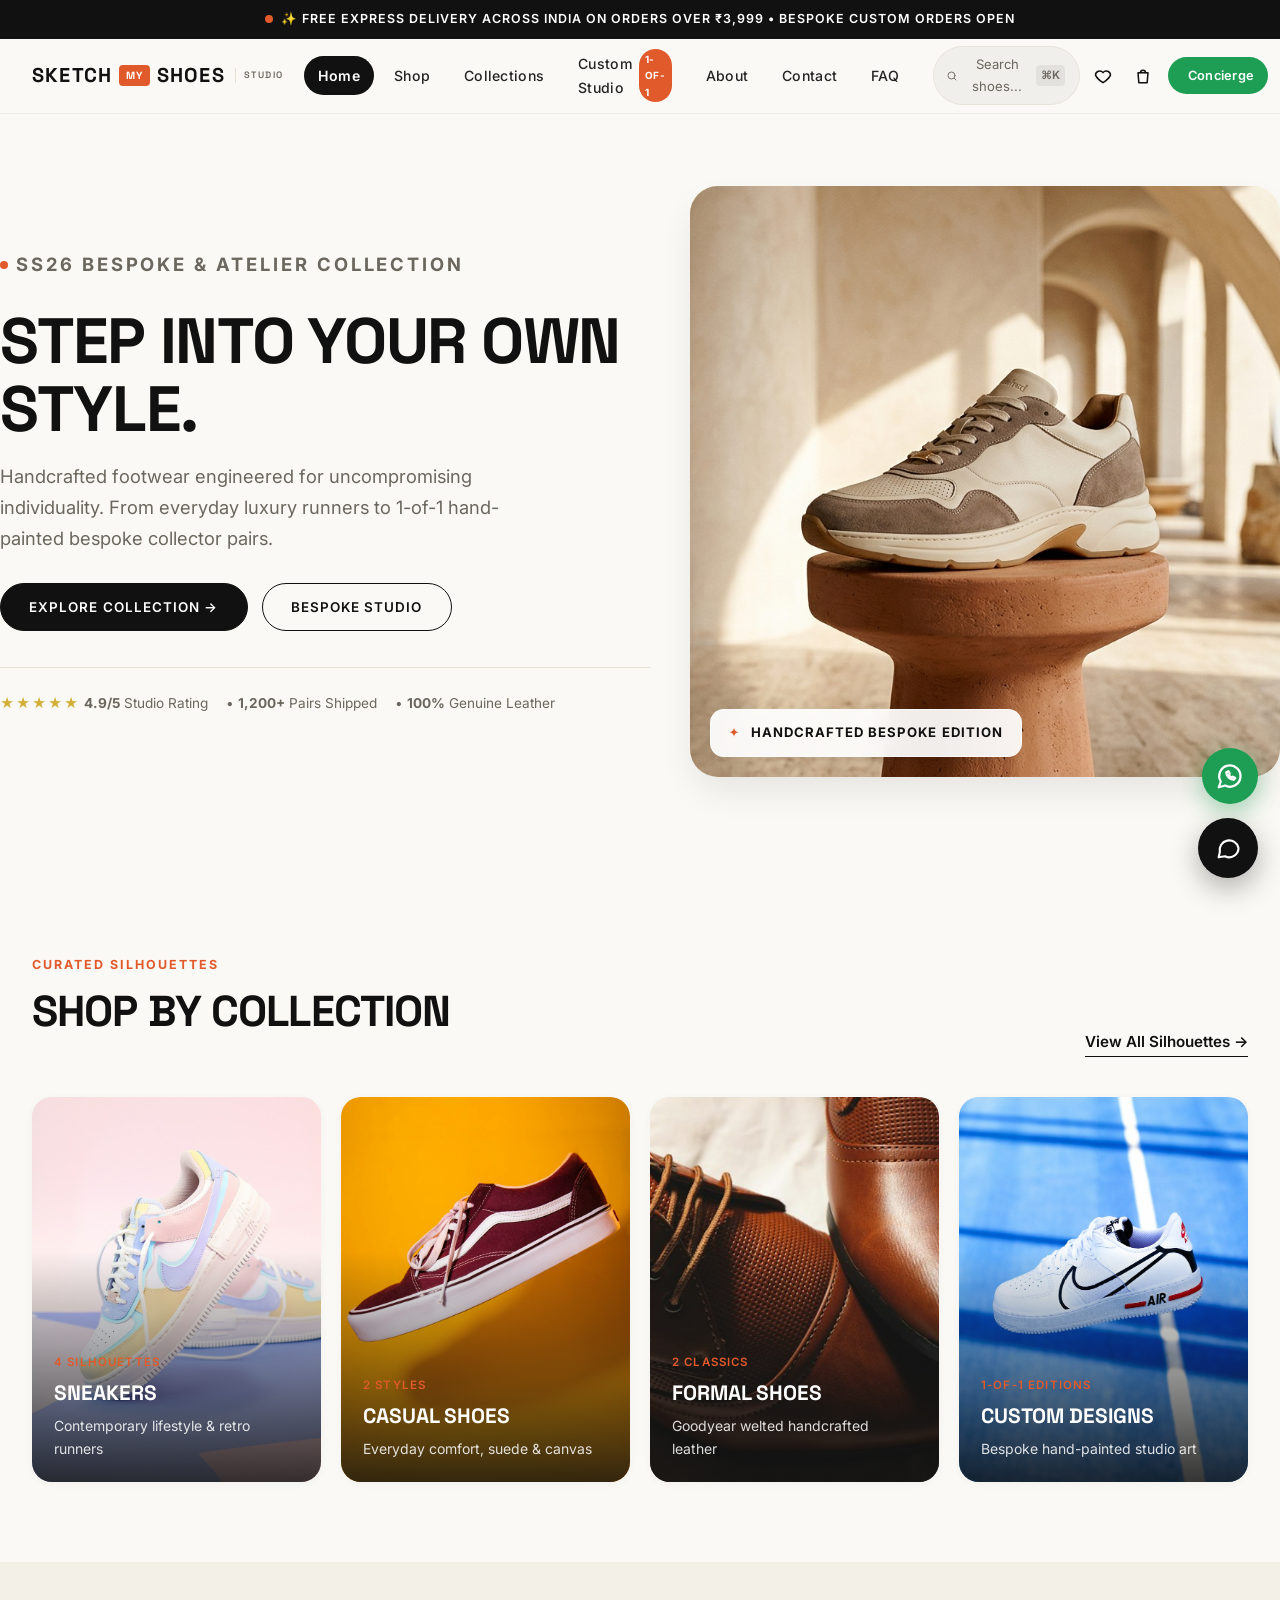
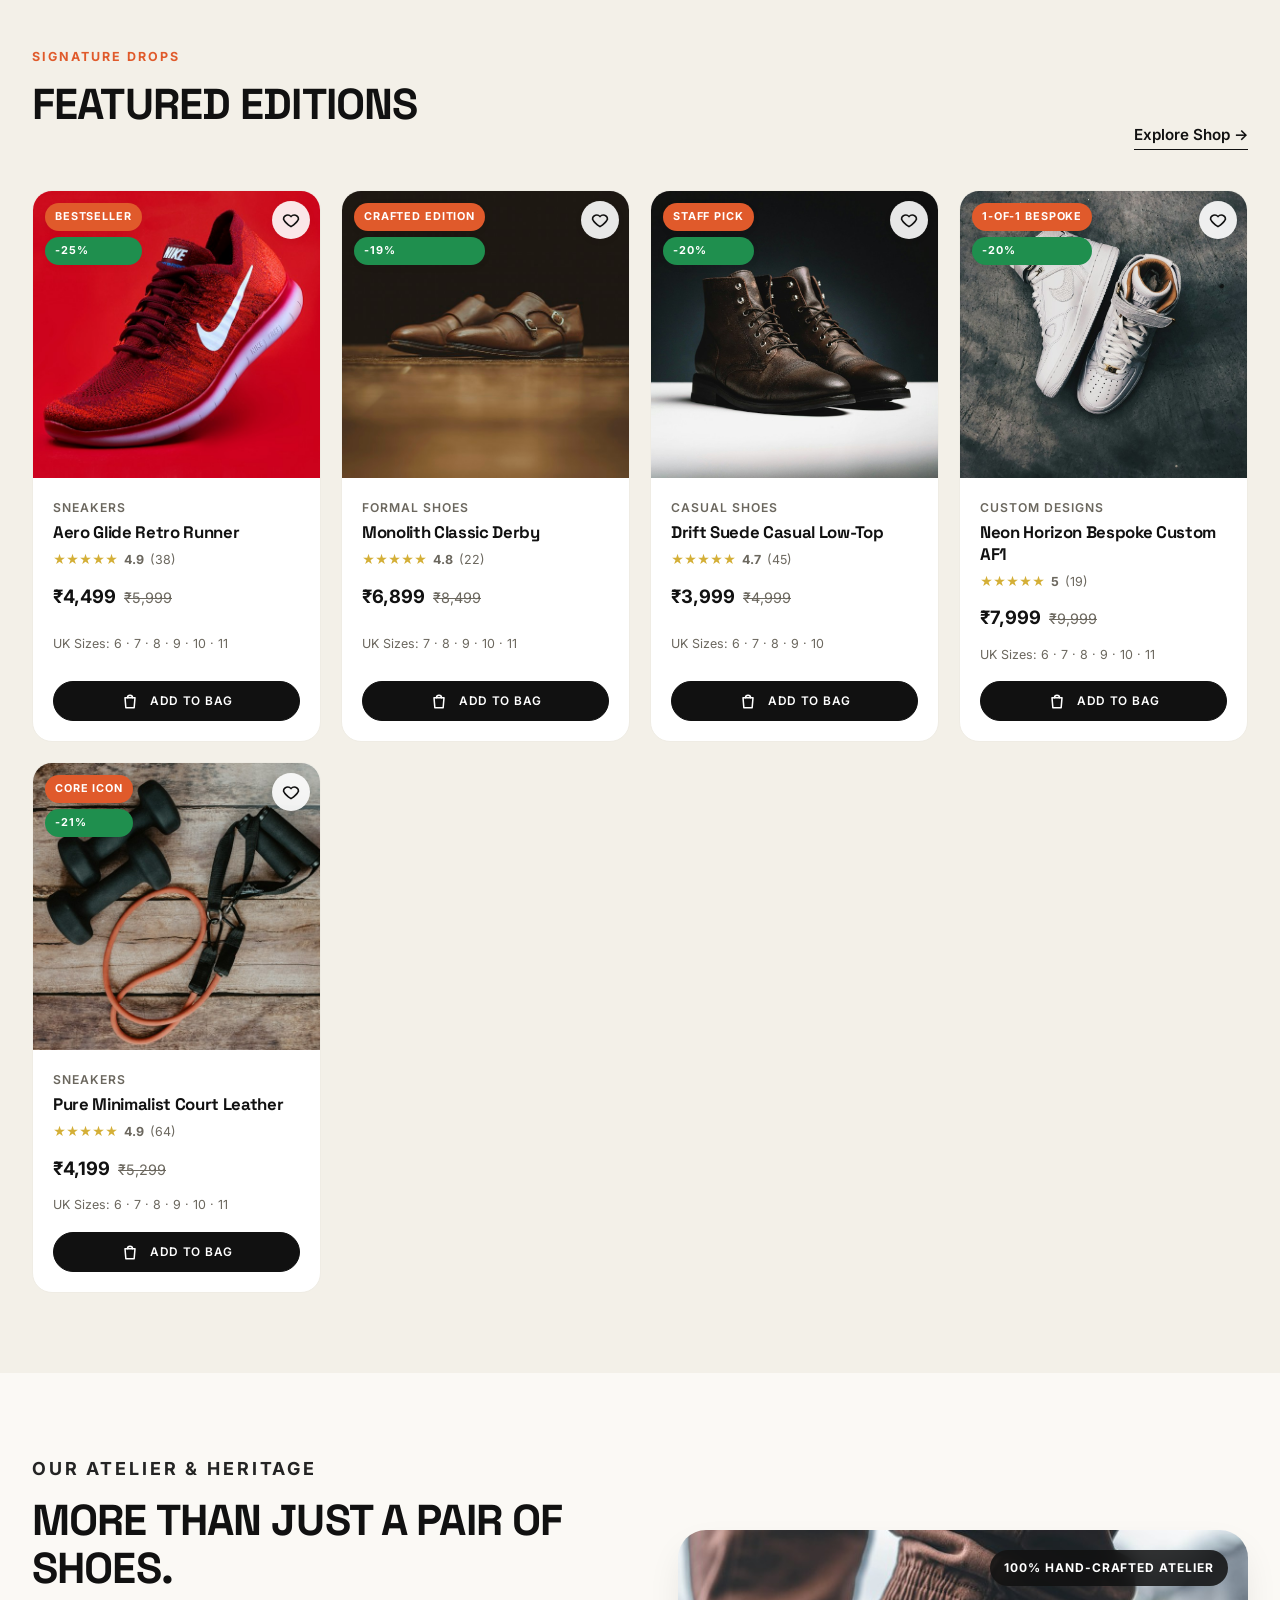
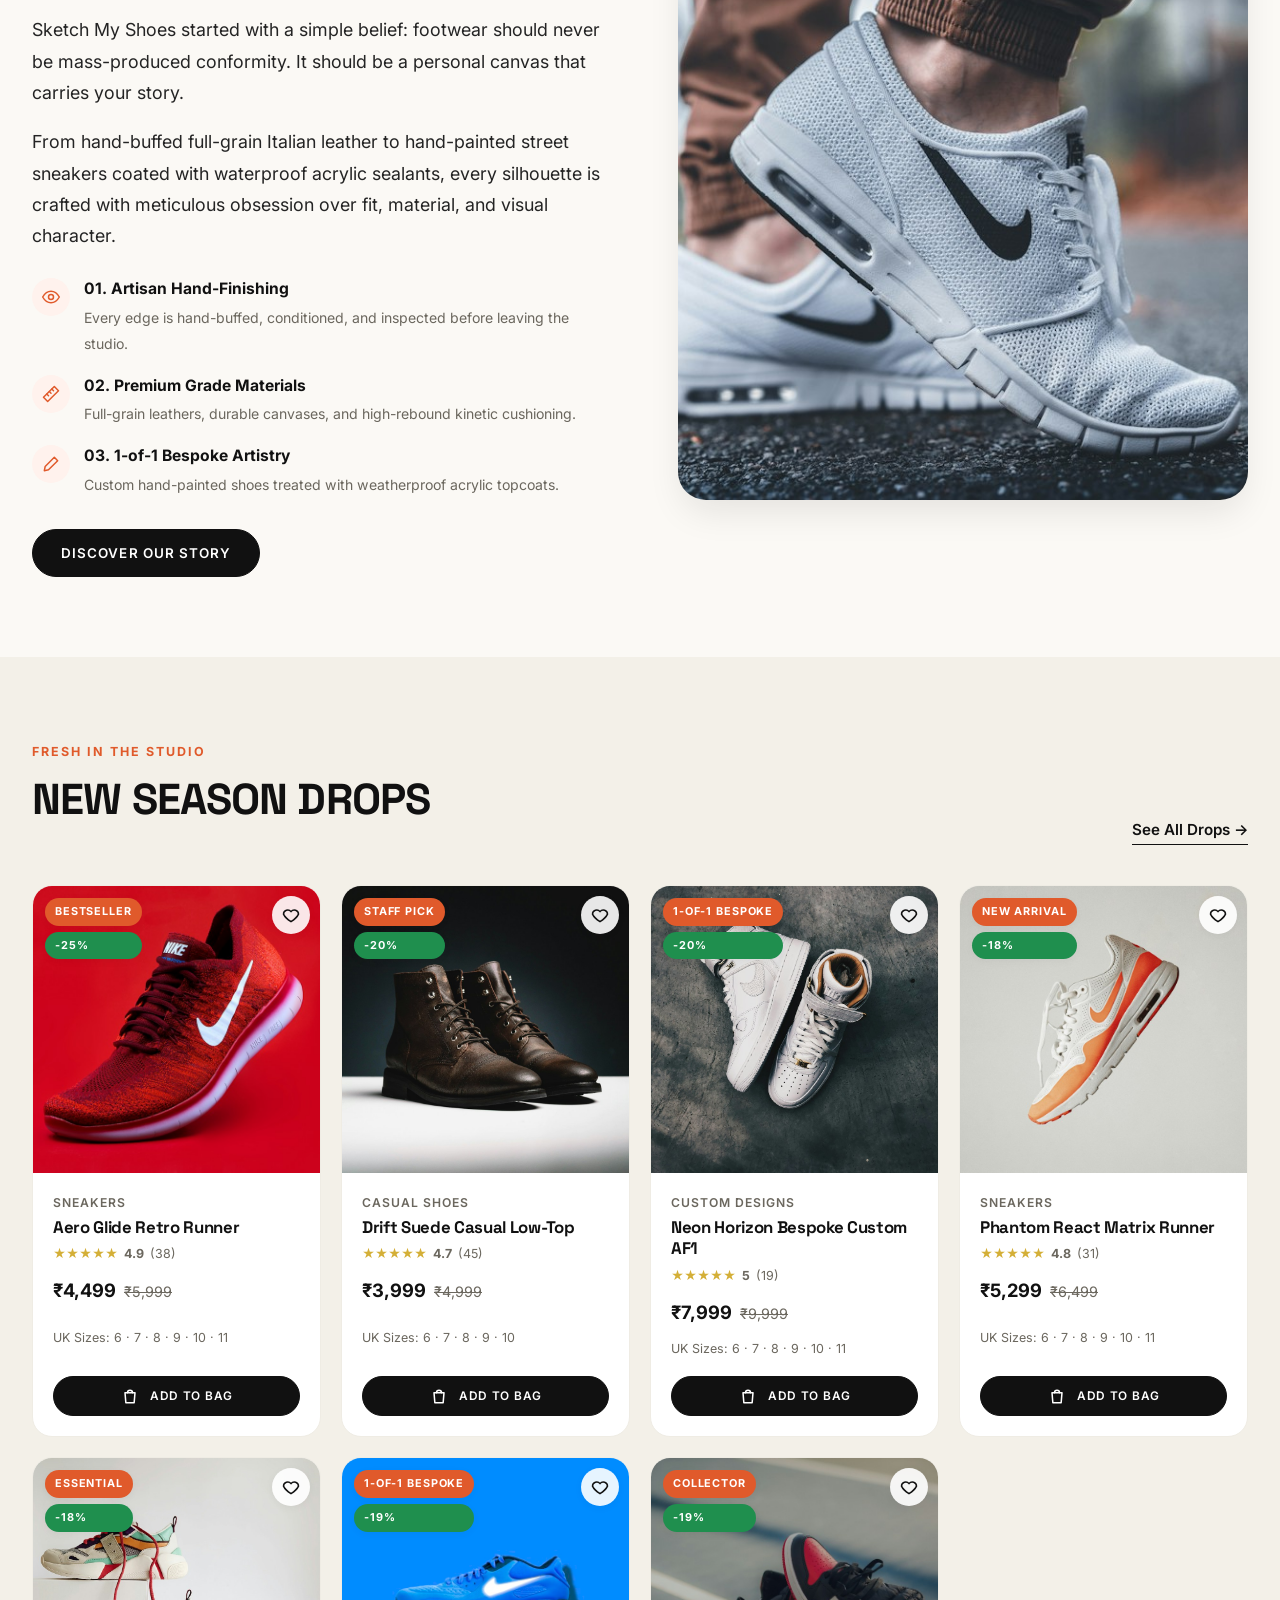
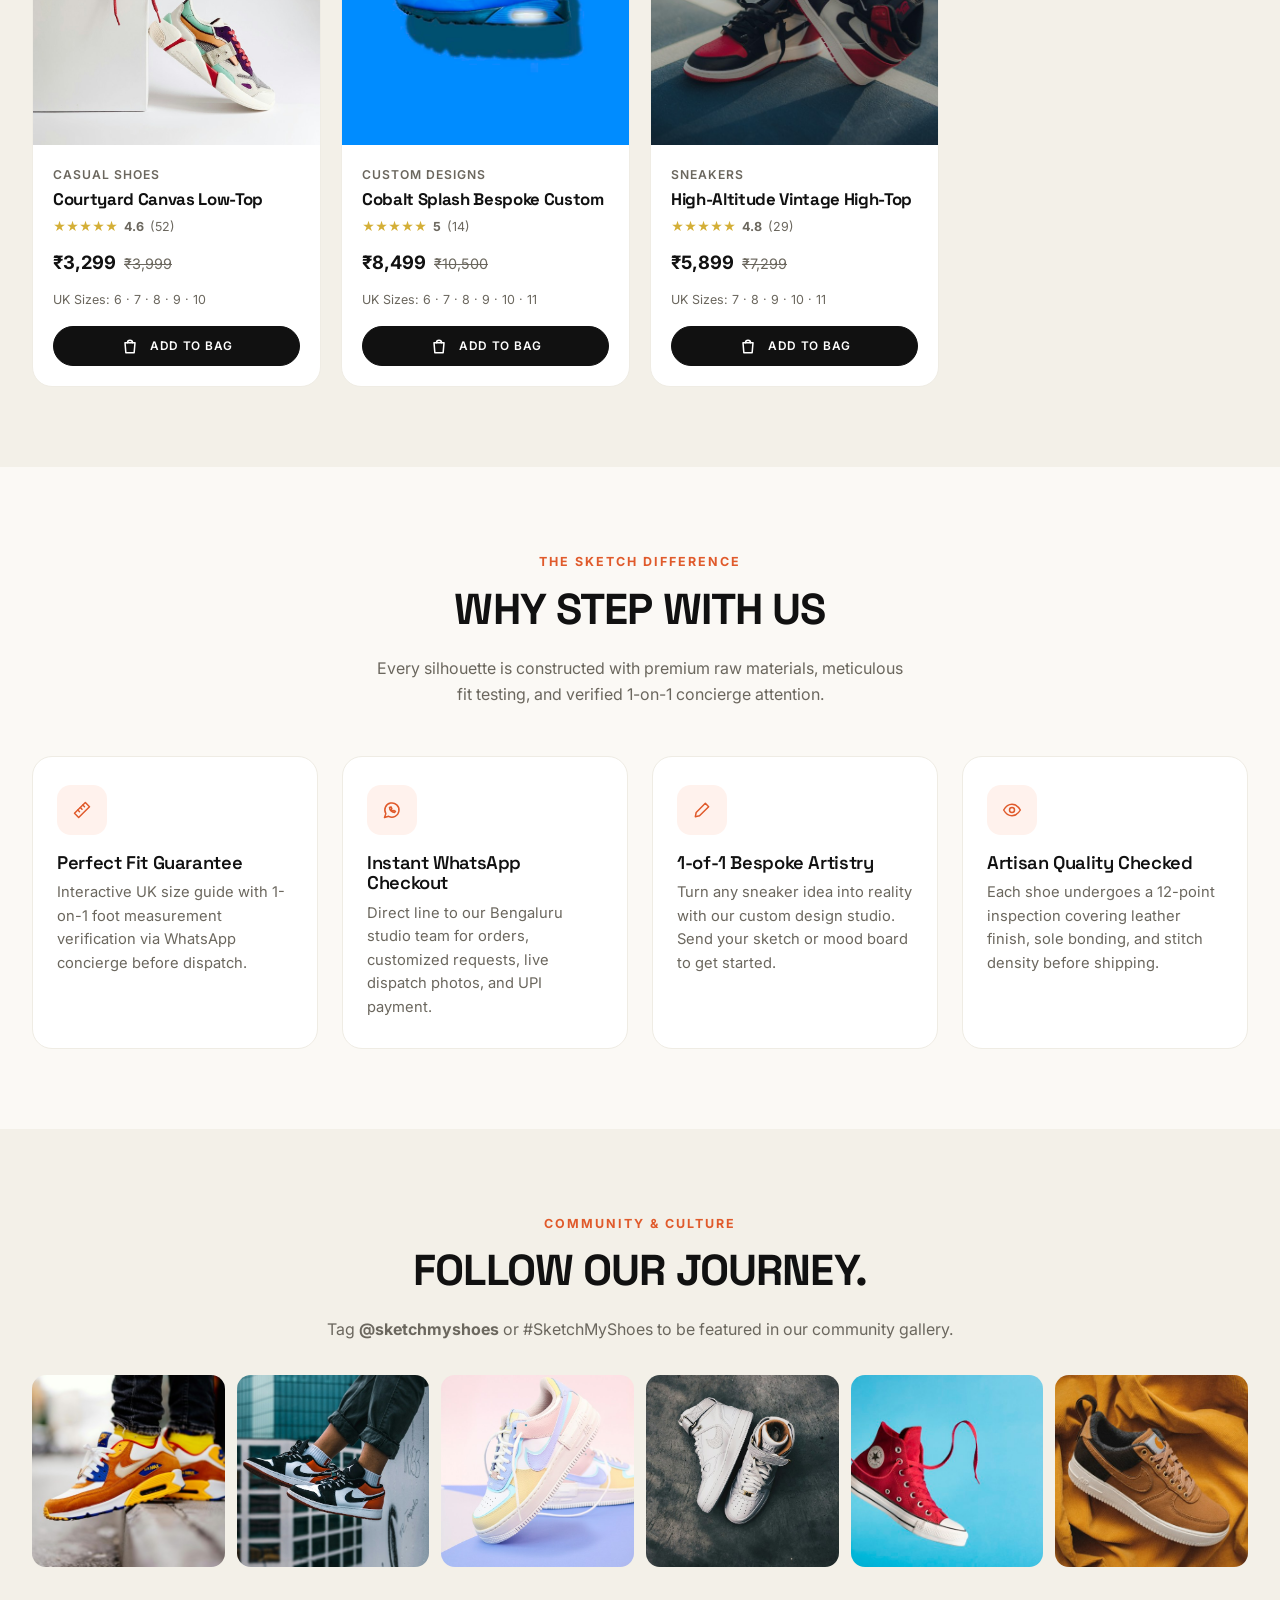
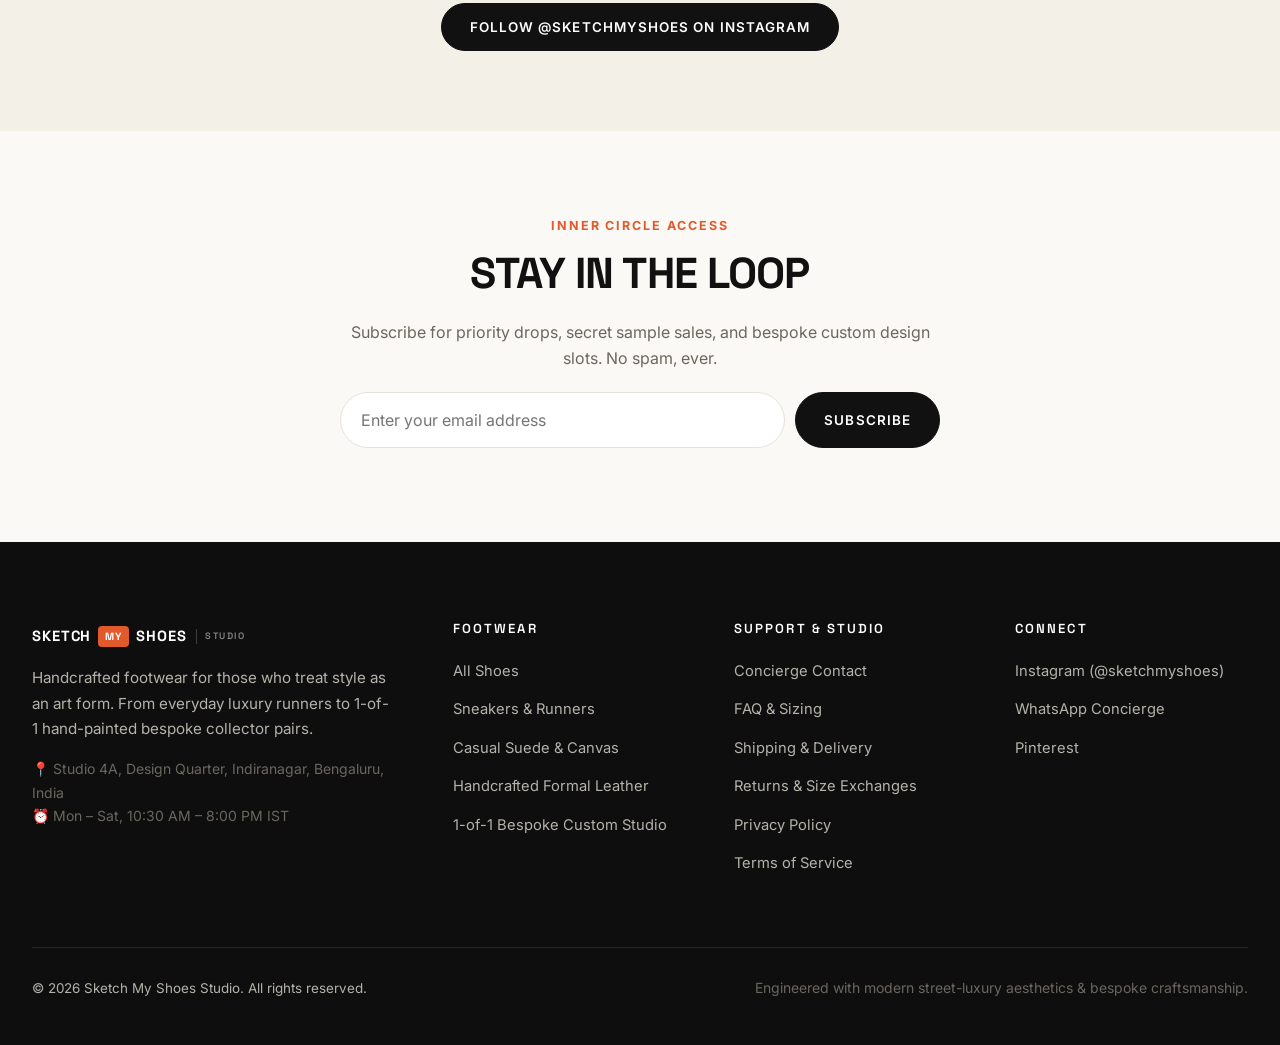
<file: index.html>
<!DOCTYPE html>
<html lang="en">
<head>
<meta charset="utf-8">
<meta name="viewport" content="width=device-width, initial-scale=1">
<title>Sketch My Shoes | Handcrafted &amp; Bespoke Luxury Footwear</title>
<meta name="description" content="Discover bespoke footwear from Sketch My Shoes. Handcrafted sneakers, classic formal leather shoes, and 1-of-1 custom hand-painted editions. Order via WhatsApp concierge.">
<meta property="og:type" content="website">
<meta property="og:title" content="Sketch My Shoes | Handcrafted &amp; Bespoke Luxury Footwear">
<meta property="og:description" content="Discover bespoke footwear from Sketch My Shoes. Handcrafted sneakers, classic formal leather shoes, and 1-of-1 custom hand-painted editions.">
<meta property="og:site_name" content="Sketch My Shoes">
<meta property="og:image" content="assets/images/hero-campaign.jpg">
<meta name="theme-color" content="#FBF9F5">
<link rel="icon" href="assets/icons/favicon.svg" type="image/svg+xml">
<link rel="preconnect" href="https://fonts.googleapis.com">
<link rel="preconnect" href="https://fonts.gstatic.com" crossorigin>
<link href="https://fonts.googleapis.com/css2?family=Inter:wght@400;500;600;700&family=Space+Grotesk:wght@500;600;700;800&display=swap" rel="stylesheet">
<link rel="stylesheet" href="css/style.css">
<link rel="stylesheet" href="css/responsive.css">

</head>
<body data-page="home">
<main id="main">

<section class="hero" aria-labelledby="hero-h"><div class="container" style="display:contents">
  <div class="hero__text">
    <p class="eyebrow"><span class="pulse-dot"></span> SS26 Bespoke &amp; Atelier Collection</p>
    <h1 id="hero-h">Step into your own style.</h1>
    <p>Handcrafted footwear engineered for uncompromising individuality. From everyday luxury runners to 1-of-1 hand-painted bespoke collector pairs.</p>
    <div class="hero__cta">
      <a class="btn btn--dark" href="shop.html">Explore Collection &rarr;</a>
      <a class="btn btn--outline" href="custom-design.html">Bespoke Studio</a>
    </div>
    <div class="hero__trust">
      <div><span class="hero__stars">★★★★★</span> <strong>4.9/5</strong> Studio Rating</div>
      <div>• <strong>1,200+</strong> Pairs Shipped</div>
      <div>• <strong>100%</strong> Genuine Leather</div>
    </div>
  </div>
  <div class="hero__media">
    <img id="hero-img" src="assets/images/hero-campaign.jpg" alt="Sketch My Shoes campaign hero sneaker" width="1200" height="1400" fetchpriority="high">
    <div class="hero__badge-card">
      <span style="color:var(--accent)">✦</span>
      <span>Handcrafted Bespoke Edition</span>
    </div>
  </div>
</div></section>

<section class="section" id="collections" aria-labelledby="col-h"><div class="container">
  <div class="section__head">
    <div>
      <p class="eyebrow">Curated Silhouettes</p>
      <h2 id="col-h">Shop by Collection</h2>
    </div>
    <a class="link" href="shop.html">View All Silhouettes &rarr;</a>
  </div>
  <div class="collections" id="collection-grid"></div>
</div></section>

<section class="section section--soft" aria-labelledby="featured-title"><div class="container">
  <div class="section__head">
    <div>
      <p class="eyebrow">Signature Drops</p>
      <h2 id="featured-title">Featured Editions</h2>
    </div>
    <a class="link" href="shop.html">Explore Shop &rarr;</a>
  </div>
  <div class="grid" id="featured-grid"></div>
</div></section>

<section class="section" aria-labelledby="story-h"><div class="container story">
  <div>
    <p class="eyebrow">Our Atelier &amp; Heritage</p>
    <h2 id="story-h">More than just a pair of shoes.</h2>
    <div id="brand-story"></div>
    <div style="margin-top:28px">
      <a class="btn btn--dark" href="about.html">Discover Our Story</a>
    </div>
  </div>
  <div class="story__art">
    <img src="assets/images/craft-story.jpg" alt="Artisan shoemaker handcrafting footwear in atelier" loading="lazy">
    <span class="story__art-badge">100% Hand-Crafted Atelier</span>
  </div>
</div></section>

<section class="section section--soft" aria-labelledby="new-h"><div class="container">
  <div class="section__head">
    <div>
      <p class="eyebrow">Fresh in the Studio</p>
      <h2 id="new-h">New Season Drops</h2>
    </div>
    <a class="link" href="shop.html?sort=newest">See All Drops &rarr;</a>
  </div>
  <div class="grid" id="new-grid"></div>
</div></section>

<section class="section" aria-labelledby="why-h"><div class="container">
  <div class="center" style="margin-bottom:48px">
    <p class="eyebrow">The Sketch Difference</p>
    <h2 id="why-h">Why Step With Us</h2>
    <p class="muted" style="max-width:54ch;margin-inline:auto">Every silhouette is constructed with premium raw materials, meticulous fit testing, and verified 1-on-1 concierge attention.</p>
  </div>
  <div class="why-grid" id="why-grid"></div>
</div></section>

<section class="section section--soft" aria-labelledby="ig-h"><div class="container center">
  <p class="eyebrow">Community &amp; Culture</p>
  <h2 id="ig-h">Follow Our Journey.</h2>
  <p class="muted" style="margin-bottom:32px">Tag <strong>@sketchmyshoes</strong> or #SketchMyShoes to be featured in our community gallery.</p>
  <div class="ig-grid" id="ig-grid"></div>
  <a class="btn btn--dark" href="https://www.instagram.com/sketchmyshoes/" target="_blank" rel="noopener noreferrer">Follow @sketchmyshoes on Instagram</a>
</div></section>

<section class="section" aria-labelledby="nl-h"><div class="container">
  <div class="newsletter-box">
    <p class="eyebrow">Inner Circle Access</p>
    <h2 id="nl-h">Stay in the Loop</h2>
    <p class="muted">Subscribe for priority drops, secret sample sales, and bespoke custom design slots. No spam, ever.</p>
    <form class="newsletter" id="newsletter-form" novalidate>
      <label class="sr" for="nl-email">Email address</label>
      <input id="nl-email" type="email" placeholder="Enter your email address" required autocomplete="email">
      <button class="btn btn--dark" type="submit">Subscribe</button>
    </form>
    <p class="form-msg" id="newsletter-msg" role="status"></p>
  </div>
</div></section>

</main>
<script src="js/config.js" defer></script>
<script src="js/products.js" defer></script>
<script src="js/app.js" defer></script>
<script src="js/cart.js" defer></script>
<script src="js/checkout.js" defer></script>
<script src="js/chatbot.js" defer></script>
</body>
</html>
</file>
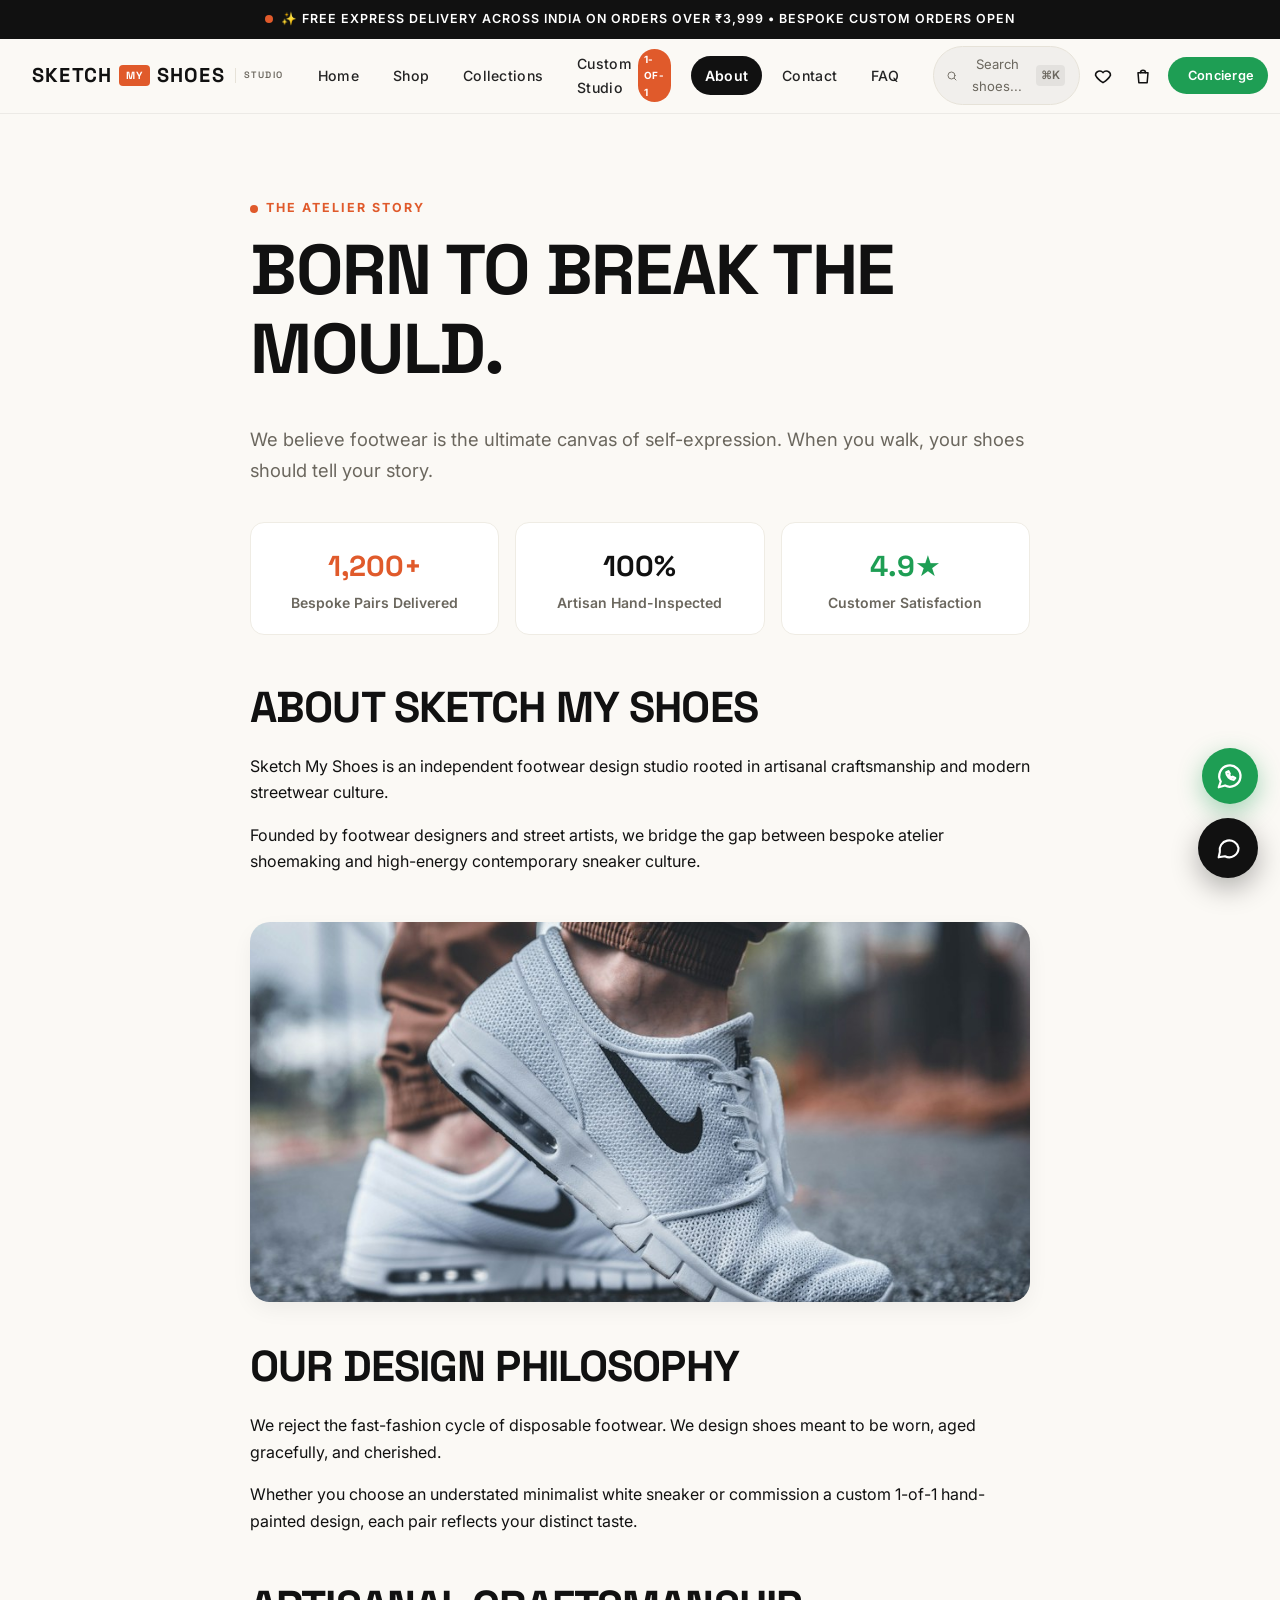
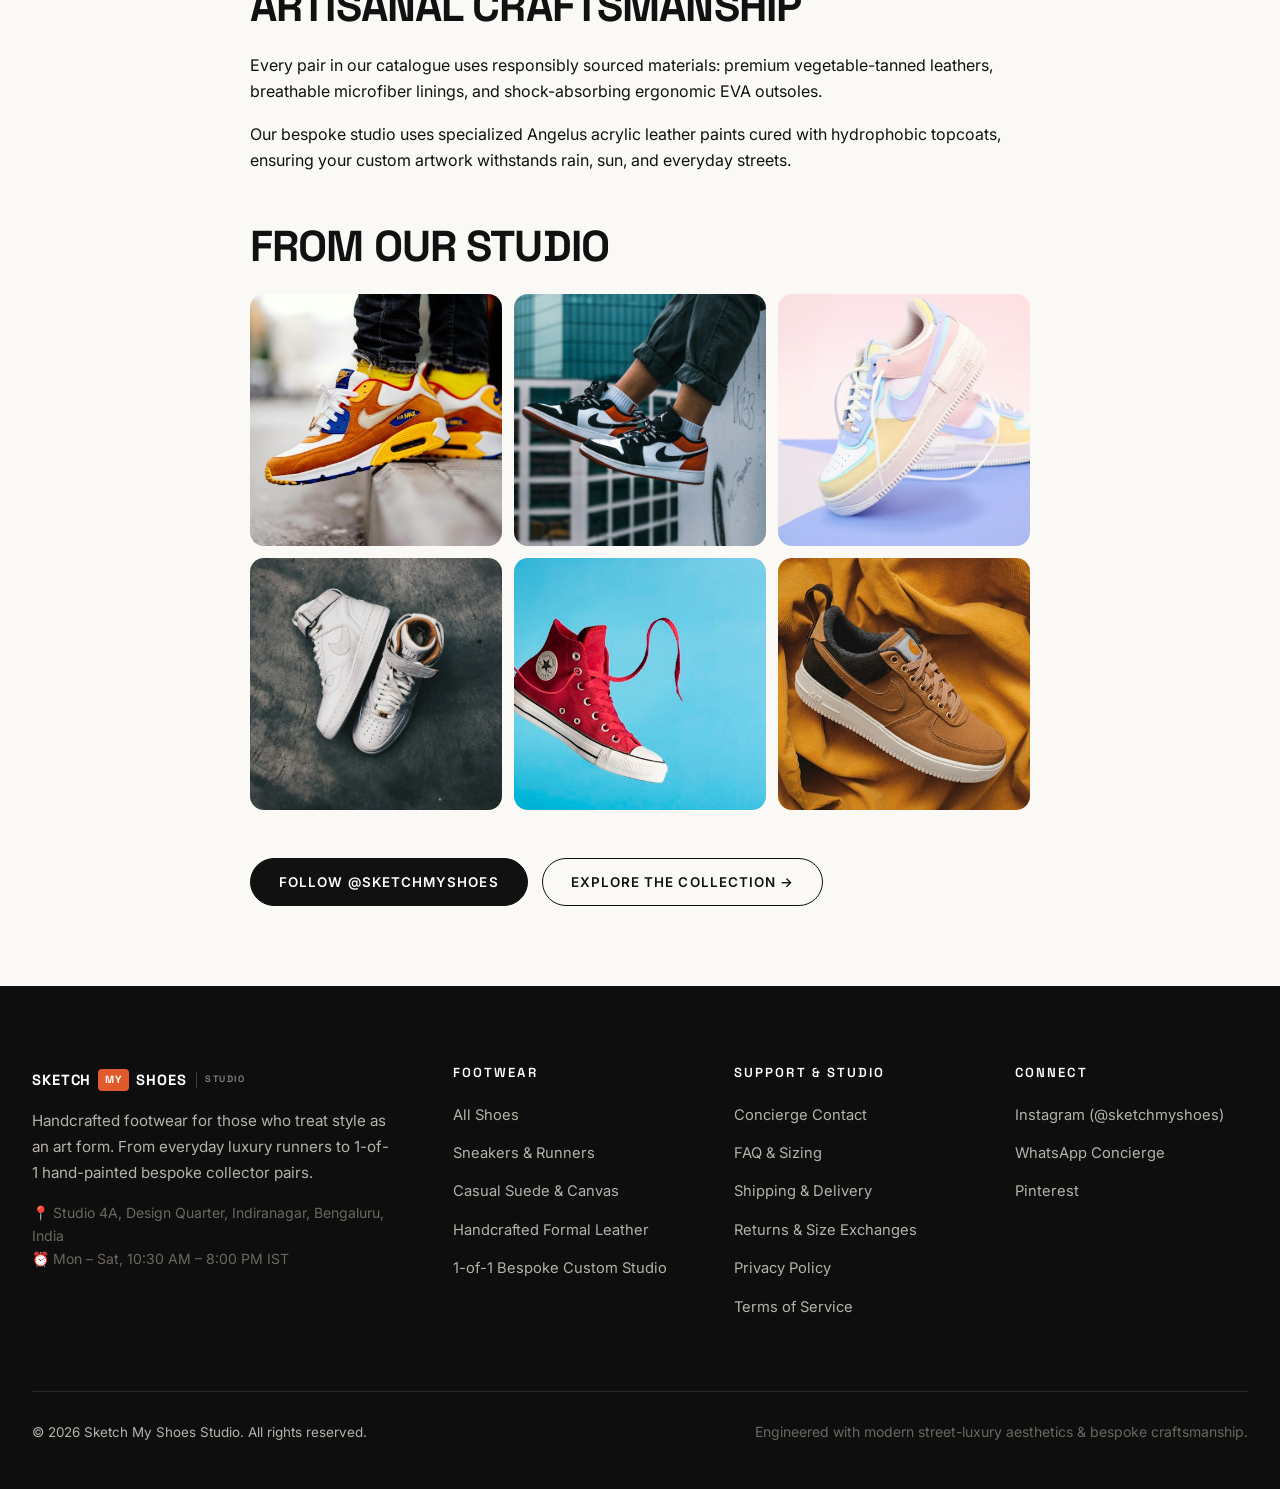
<file: about.html>
<!DOCTYPE html>
<html lang="en">
<head>
<meta charset="utf-8">
<meta name="viewport" content="width=device-width, initial-scale=1">
<title>About Our Atelier | Sketch My Shoes Studio</title>
<meta name="description" content="Discover the story behind Sketch My Shoes: independent footwear design, bespoke hand-painted sneakers, and timeless leathercraft.">
<meta property="og:type" content="website">
<meta property="og:title" content="About Our Atelier | Sketch My Shoes Studio">
<meta property="og:description" content="Discover the story behind Sketch My Shoes: independent footwear design, bespoke hand-painted sneakers, and timeless leathercraft.">
<meta property="og:site_name" content="Sketch My Shoes">
<meta property="og:image" content="assets/images/craft-story.jpg">
<meta name="theme-color" content="#FBF9F5">
<link rel="icon" href="assets/icons/favicon.svg" type="image/svg+xml">
<link rel="preconnect" href="https://fonts.googleapis.com">
<link rel="preconnect" href="https://fonts.gstatic.com" crossorigin>
<link href="https://fonts.googleapis.com/css2?family=Inter:wght@400;500;600;700&family=Space+Grotesk:wght@500;600;700;800&display=swap" rel="stylesheet">
<link rel="stylesheet" href="css/style.css">
<link rel="stylesheet" href="css/responsive.css">

</head>
<body data-page="about">
<main id="main">

<div class="narrow section">
  <div style="margin-bottom:36px">
    <p class="eyebrow"><span class="pulse-dot"></span> The Atelier Story</p>
    <h1>Born to Break the Mould.</h1>
    <p class="muted" style="font-size:1.15rem;line-height:1.7">We believe footwear is the ultimate canvas of self-expression. When you walk, your shoes should tell your story.</p>
  </div>

  <div style="display:grid;grid-template-columns:repeat(3, 1fr);gap:16px;margin:32px 0 48px">
    <div style="background:var(--surface);padding:20px;border-radius:var(--radius-md);border:1px solid var(--line-subtle);text-align:center">
      <div style="font-family:var(--font-head);font-size:1.8rem;font-weight:800;color:var(--accent)">1,200+</div>
      <div class="small muted" style="font-weight:600">Bespoke Pairs Delivered</div>
    </div>
    <div style="background:var(--surface);padding:20px;border-radius:var(--radius-md);border:1px solid var(--line-subtle);text-align:center">
      <div style="font-family:var(--font-head);font-size:1.8rem;font-weight:800;color:var(--ink)">100%</div>
      <div class="small muted" style="font-weight:600">Artisan Hand-Inspected</div>
    </div>
    <div style="background:var(--surface);padding:20px;border-radius:var(--radius-md);border:1px solid var(--line-subtle);text-align:center">
      <div style="font-family:var(--font-head);font-size:1.8rem;font-weight:800;color:var(--wa)">4.9★</div>
      <div class="small muted" style="font-weight:600">Customer Satisfaction</div>
    </div>
  </div>

  <section style="margin-bottom:48px">
    <h2>About Sketch My Shoes</h2>
    <div id="about-intro"></div>
  </section>

  <div style="border-radius:var(--radius-lg);overflow:hidden;margin:40px 0;box-shadow:var(--shadow-md)">
    <img src="assets/images/craft-story.jpg" alt="Artisan shoemaking process at Sketch My Shoes" style="width:100%;height:380px;object-fit:cover">
  </div>

  <section style="margin-bottom:48px">
    <h2>Our Design Philosophy</h2>
    <div id="about-philosophy"></div>
  </section>

  <section style="margin-bottom:48px">
    <h2>Artisanal Craftsmanship</h2>
    <div id="about-craft"></div>
  </section>

  <section style="margin-bottom:48px">
    <h2>From Our Studio</h2>
    <div class="about-gallery" id="about-gallery"></div>
  </section>

  <div style="display:flex;gap:14px;flex-wrap:wrap;margin-top:20px">
    <a class="btn btn--dark" href="https://www.instagram.com/sketchmyshoes/" target="_blank" rel="noopener noreferrer">Follow @sketchmyshoes</a>
    <a class="btn btn--outline" href="shop.html">Explore The Collection &rarr;</a>
  </div>
</div>

</main>
<script src="js/config.js" defer></script>
<script src="js/products.js" defer></script>
<script src="js/app.js" defer></script>
<script src="js/cart.js" defer></script>
<script src="js/checkout.js" defer></script>
<script src="js/chatbot.js" defer></script>
</body>
</html>
</file>
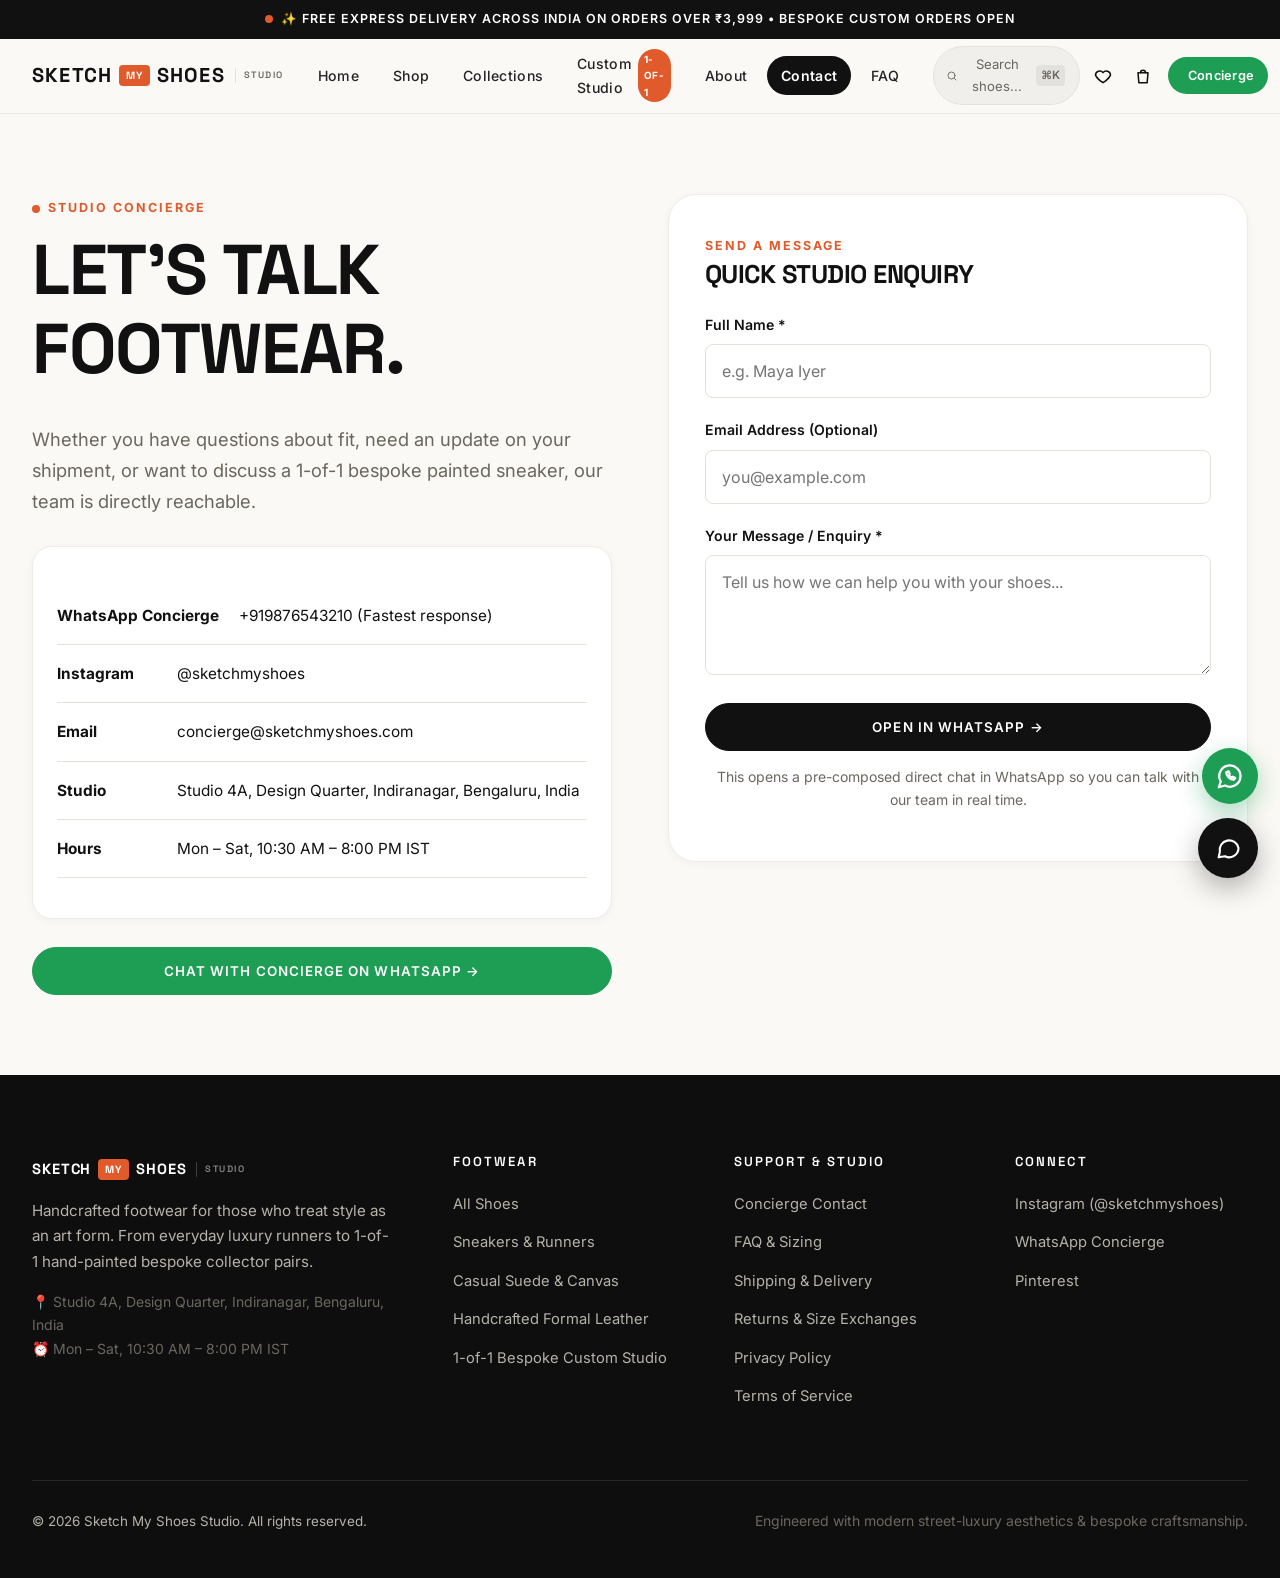
<file: contact.html>
<!DOCTYPE html>
<html lang="en">
<head>
<meta charset="utf-8">
<meta name="viewport" content="width=device-width, initial-scale=1">
<title>Contact Studio Concierge | Sketch My Shoes</title>
<meta name="description" content="Get in touch with Sketch My Shoes. Connect directly on WhatsApp with our atelier team for custom orders, sizing recommendations, and tracking updates.">
<meta property="og:type" content="website">
<meta property="og:title" content="Contact Studio Concierge | Sketch My Shoes">
<meta property="og:description" content="Connect directly on WhatsApp with our atelier team for custom orders, sizing recommendations, and tracking updates.">
<meta property="og:site_name" content="Sketch My Shoes">
<meta property="og:image" content="assets/images/hero-campaign.jpg">
<meta name="theme-color" content="#FBF9F5">
<link rel="icon" href="assets/icons/favicon.svg" type="image/svg+xml">
<link rel="preconnect" href="https://fonts.googleapis.com">
<link rel="preconnect" href="https://fonts.gstatic.com" crossorigin>
<link href="https://fonts.googleapis.com/css2?family=Inter:wght@400;500;600;700&family=Space+Grotesk:wght@500;600;700;800&display=swap" rel="stylesheet">
<link rel="stylesheet" href="css/style.css">
<link rel="stylesheet" href="css/responsive.css">

</head>
<body data-page="contact">
<main id="main">

<div class="container section"><div class="split">
  <div>
    <p class="eyebrow"><span class="pulse-dot"></span> Studio Concierge</p>
    <h1>Let's Talk Footwear.</h1>
    <p class="muted" style="font-size:1.15rem;line-height:1.7">Whether you have questions about fit, need an update on your shipment, or want to discuss a 1-of-1 bespoke painted sneaker, our team is directly reachable.</p>
    
    <div style="background:var(--surface);padding:24px;border-radius:var(--radius-lg);border:1px solid var(--line-subtle);margin:28px 0;box-shadow:var(--shadow-sm)">
      <ul class="contact-list" id="contact-list"></ul>
    </div>
    
    <a class="btn btn--wa btn--block" id="contact-wa" href="#" target="_blank" rel="noopener noreferrer">Chat with Concierge on WhatsApp &rarr;</a>
  </div>

  <div>
    <form id="contact-form" novalidate style="background:var(--surface);padding:36px;border-radius:var(--radius-xl);border:1px solid var(--line-subtle);box-shadow:var(--shadow-sm)">
      <p class="eyebrow" style="margin-bottom:4px">Send a Message</p>
      <h2 style="font-size:1.6rem;margin-bottom:24px">Quick Studio Enquiry</h2>
      <div class="field"><label for="c-name">Full Name *</label><input id="c-name" name="name" required autocomplete="name" placeholder="e.g. Maya Iyer"></div>
      <div class="field"><label for="c-email">Email Address (Optional)</label><input id="c-email" name="email" type="email" autocomplete="email" placeholder="you@example.com"></div>
      <div class="field"><label for="c-msg">Your Message / Enquiry *</label><textarea id="c-msg" name="message" required placeholder="Tell us how we can help you with your shoes..."></textarea></div>
      <button class="btn btn--dark btn--block" type="submit">Open in WhatsApp &rarr;</button>
      <p class="form-msg" id="contact-msg" role="status"></p>
      <p class="muted small" style="margin-top:14px;text-align:center">This opens a pre-composed direct chat in WhatsApp so you can talk with our team in real time.</p>
    </form>
  </div>
</div></div>

</main>
<script src="js/config.js" defer></script>
<script src="js/products.js" defer></script>
<script src="js/app.js" defer></script>
<script src="js/cart.js" defer></script>
<script src="js/checkout.js" defer></script>
<script src="js/chatbot.js" defer></script>
</body>
</html>
</file>
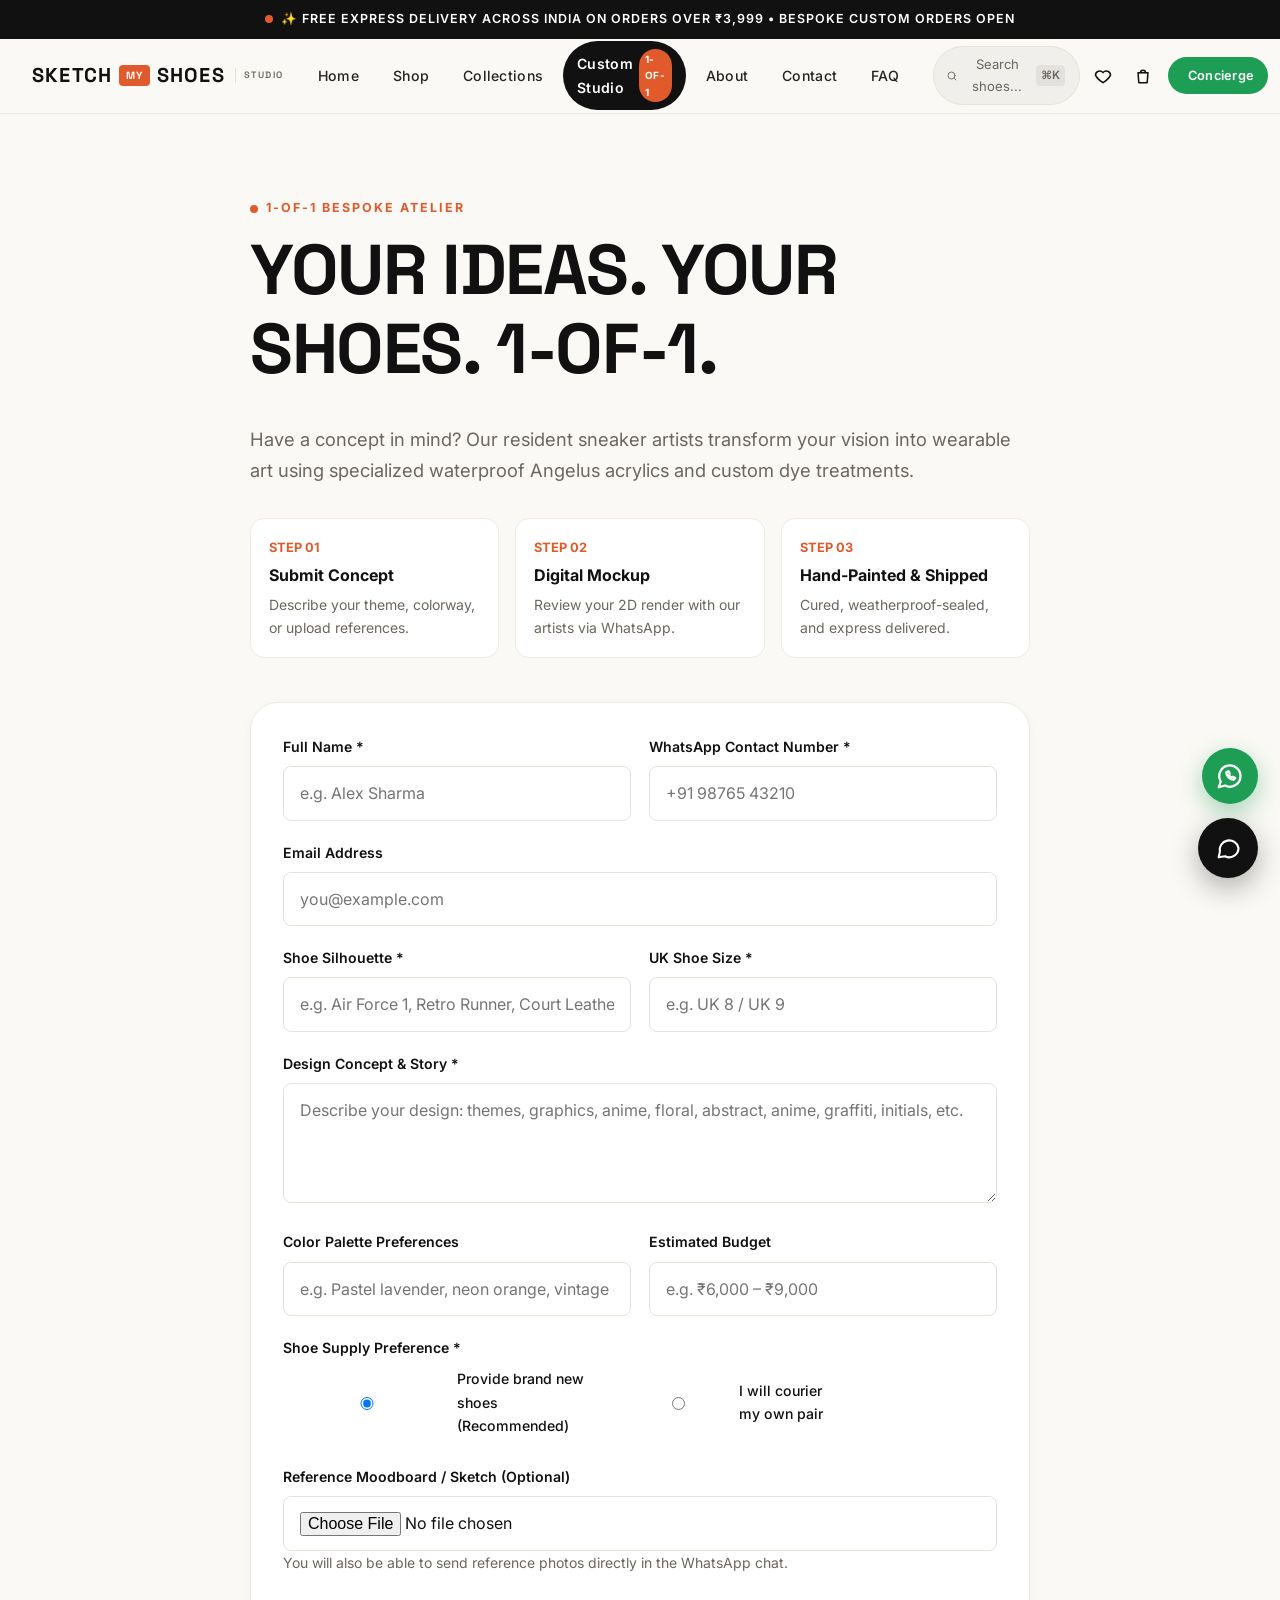
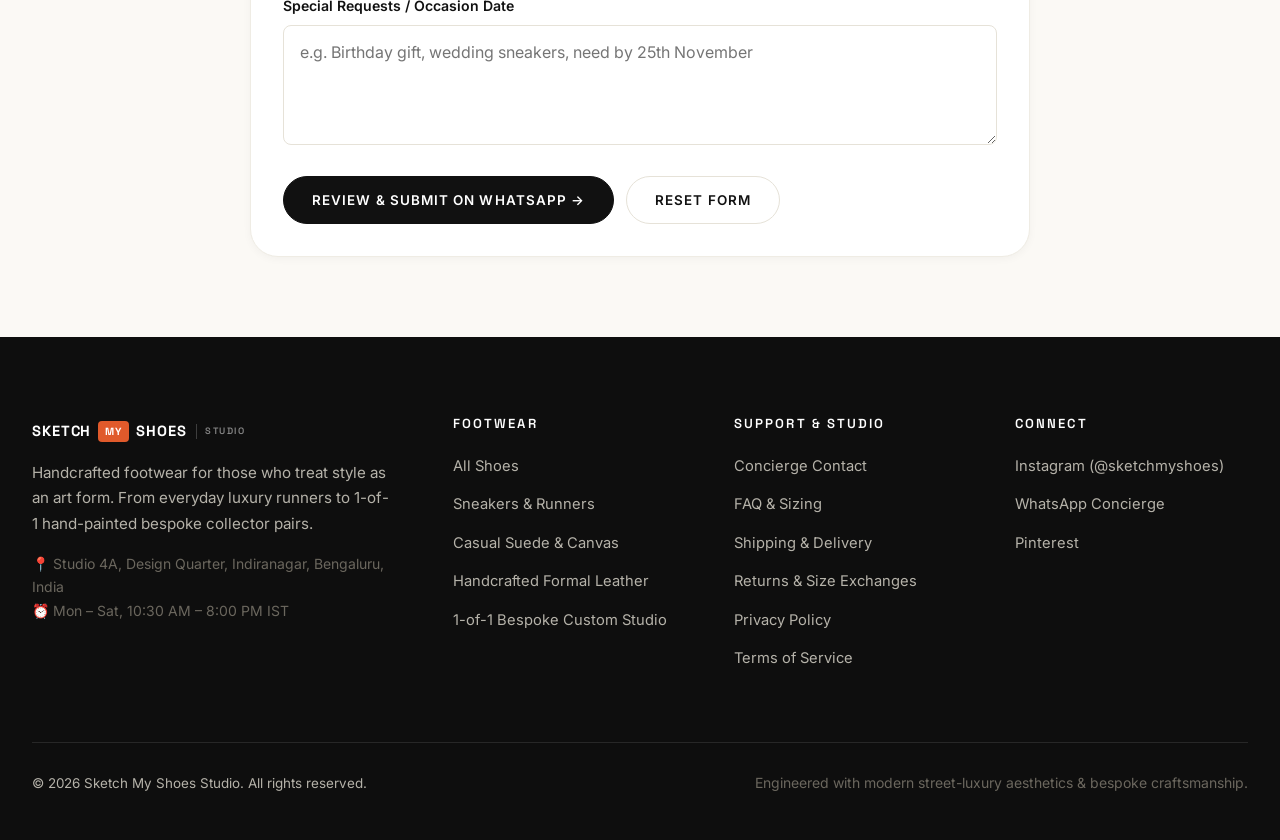
<file: custom-design.html>
<!DOCTYPE html>
<html lang="en">
<head>
<meta charset="utf-8">
<meta name="viewport" content="width=device-width, initial-scale=1">
<title>Custom Design Studio | Sketch My Shoes</title>
<meta name="description" content="Design your own 1-of-1 bespoke footwear. Share your idea, colors, and reference images with our footwear artists on WhatsApp.">
<meta property="og:type" content="website">
<meta property="og:title" content="Custom Design Studio | Sketch My Shoes">
<meta property="og:description" content="Design your own 1-of-1 bespoke footwear. Share your idea, colors, and reference images with our footwear artists.">
<meta property="og:site_name" content="Sketch My Shoes">
<meta property="og:image" content="assets/images/collection-custom.jpg">
<meta name="theme-color" content="#FBF9F5">
<link rel="icon" href="assets/icons/favicon.svg" type="image/svg+xml">
<link rel="preconnect" href="https://fonts.googleapis.com">
<link rel="preconnect" href="https://fonts.gstatic.com" crossorigin>
<link href="https://fonts.googleapis.com/css2?family=Inter:wght@400;500;600;700&family=Space+Grotesk:wght@500;600;700;800&display=swap" rel="stylesheet">
<link rel="stylesheet" href="css/style.css">
<link rel="stylesheet" href="css/responsive.css">

</head>
<body data-page="custom">
<main id="main">

<div class="narrow section" id="custom-wrap">
  <div style="margin-bottom:32px">
    <p class="eyebrow"><span class="pulse-dot"></span> 1-of-1 Bespoke Atelier</p>
    <h1>Your Ideas. Your Shoes. 1-of-1.</h1>
    <p class="muted" style="font-size:1.15rem;line-height:1.7">Have a concept in mind? Our resident sneaker artists transform your vision into wearable art using specialized waterproof Angelus acrylics and custom dye treatments.</p>
  </div>

  <div style="display:grid;grid-template-columns:repeat(3, 1fr);gap:16px;margin:28px 0 44px">
    <div style="background:var(--surface);padding:18px;border-radius:var(--radius-md);border:1px solid var(--line-subtle)">
      <div style="font-size:0.8rem;font-weight:700;color:var(--accent);text-transform:uppercase;margin-bottom:4px">Step 01</div>
      <strong>Submit Concept</strong>
      <p class="small muted" style="margin:4px 0 0">Describe your theme, colorway, or upload references.</p>
    </div>
    <div style="background:var(--surface);padding:18px;border-radius:var(--radius-md);border:1px solid var(--line-subtle)">
      <div style="font-size:0.8rem;font-weight:700;color:var(--accent);text-transform:uppercase;margin-bottom:4px">Step 02</div>
      <strong>Digital Mockup</strong>
      <p class="small muted" style="margin:4px 0 0">Review your 2D render with our artists via WhatsApp.</p>
    </div>
    <div style="background:var(--surface);padding:18px;border-radius:var(--radius-md);border:1px solid var(--line-subtle)">
      <div style="font-size:0.8rem;font-weight:700;color:var(--accent);text-transform:uppercase;margin-bottom:4px">Step 03</div>
      <strong>Hand-Painted &amp; Shipped</strong>
      <p class="small muted" style="margin:4px 0 0">Cured, weatherproof-sealed, and express delivered.</p>
    </div>
  </div>

  <form id="custom-form" novalidate style="background:var(--surface);padding:32px;border-radius:var(--radius-xl);border:1px solid var(--line-subtle);box-shadow:var(--shadow-sm)">
    <div class="two">
      <div class="field"><label for="f-name">Full Name *</label><input id="f-name" name="name" autocomplete="name" placeholder="e.g. Alex Sharma"><p class="form-error" data-err="name" hidden></p></div>
      <div class="field"><label for="f-phone">WhatsApp Contact Number *</label><input id="f-phone" name="phone" type="tel" autocomplete="tel" placeholder="+91 98765 43210"><p class="form-error" data-err="phone" hidden></p></div>
    </div>
    <div class="field"><label for="f-email">Email Address</label><input id="f-email" name="email" type="email" autocomplete="email" placeholder="you@example.com"><p class="form-error" data-err="email" hidden></p></div>
    <div class="two">
      <div class="field"><label for="f-type">Shoe Silhouette *</label><input id="f-type" name="shoeType" placeholder="e.g. Air Force 1, Retro Runner, Court Leather"><p class="form-error" data-err="shoeType" hidden></p></div>
      <div class="field"><label for="f-size">UK Shoe Size *</label><input id="f-size" name="size" placeholder="e.g. UK 8 / UK 9"><p class="form-error" data-err="size" hidden></p></div>
    </div>
    <div class="field"><label for="f-design">Design Concept &amp; Story *</label><textarea id="f-design" name="design" placeholder="Describe your design: themes, graphics, anime, floral, abstract, anime, graffiti, initials, etc."></textarea><p class="form-error" data-err="design" hidden></p></div>
    <div class="two">
      <div class="field"><label for="f-colour">Color Palette Preferences</label><input id="f-colour" name="colour" placeholder="e.g. Pastel lavender, neon orange, vintage cream"></div>
      <div class="field"><label for="f-budget">Estimated Budget</label><input id="f-budget" name="budget" placeholder="e.g. ₹6,000 – ₹9,000"></div>
    </div>
    <div class="field"><span class="lbl" id="own-l">Shoe Supply Preference *</span>
      <div class="radios" role="radiogroup" aria-labelledby="own-l">
        <label><input type="radio" name="ownership" value="I need a new pair provided by studio" checked> Provide brand new shoes (Recommended)</label>
        <label><input type="radio" name="ownership" value="I will send my own pair"> I will courier my own pair</label>
      </div>
      <p class="form-error" data-err="ownership" hidden></p>
    </div>
    <div class="field"><label for="f-image">Reference Moodboard / Sketch (Optional)</label><input id="f-image" name="image" type="file" accept="image/*"><p class="form-error" data-err="image" hidden></p><p class="muted small">You will also be able to send reference photos directly in the WhatsApp chat.</p></div>
    <div class="field"><label for="f-notes">Special Requests / Occasion Date</label><textarea id="f-notes" name="notes" placeholder="e.g. Birthday gift, wedding sneakers, need by 25th November"></textarea></div>
    <div style="display:flex;gap:12px;margin-top:24px">
      <button class="btn btn--dark" type="submit">Review &amp; Submit on WhatsApp &rarr;</button>
      <button class="btn btn--ghost" type="reset">Reset Form</button>
    </div>
  </form>
  <div id="enquiry-summary" hidden></div>
</div>

</main>
<script src="js/config.js" defer></script>
<script src="js/products.js" defer></script>
<script src="js/app.js" defer></script>
<script src="js/cart.js" defer></script>
<script src="js/checkout.js" defer></script>
<script src="js/custom-design.js" defer></script>
<script src="js/chatbot.js" defer></script>
</body>
</html>
</file>
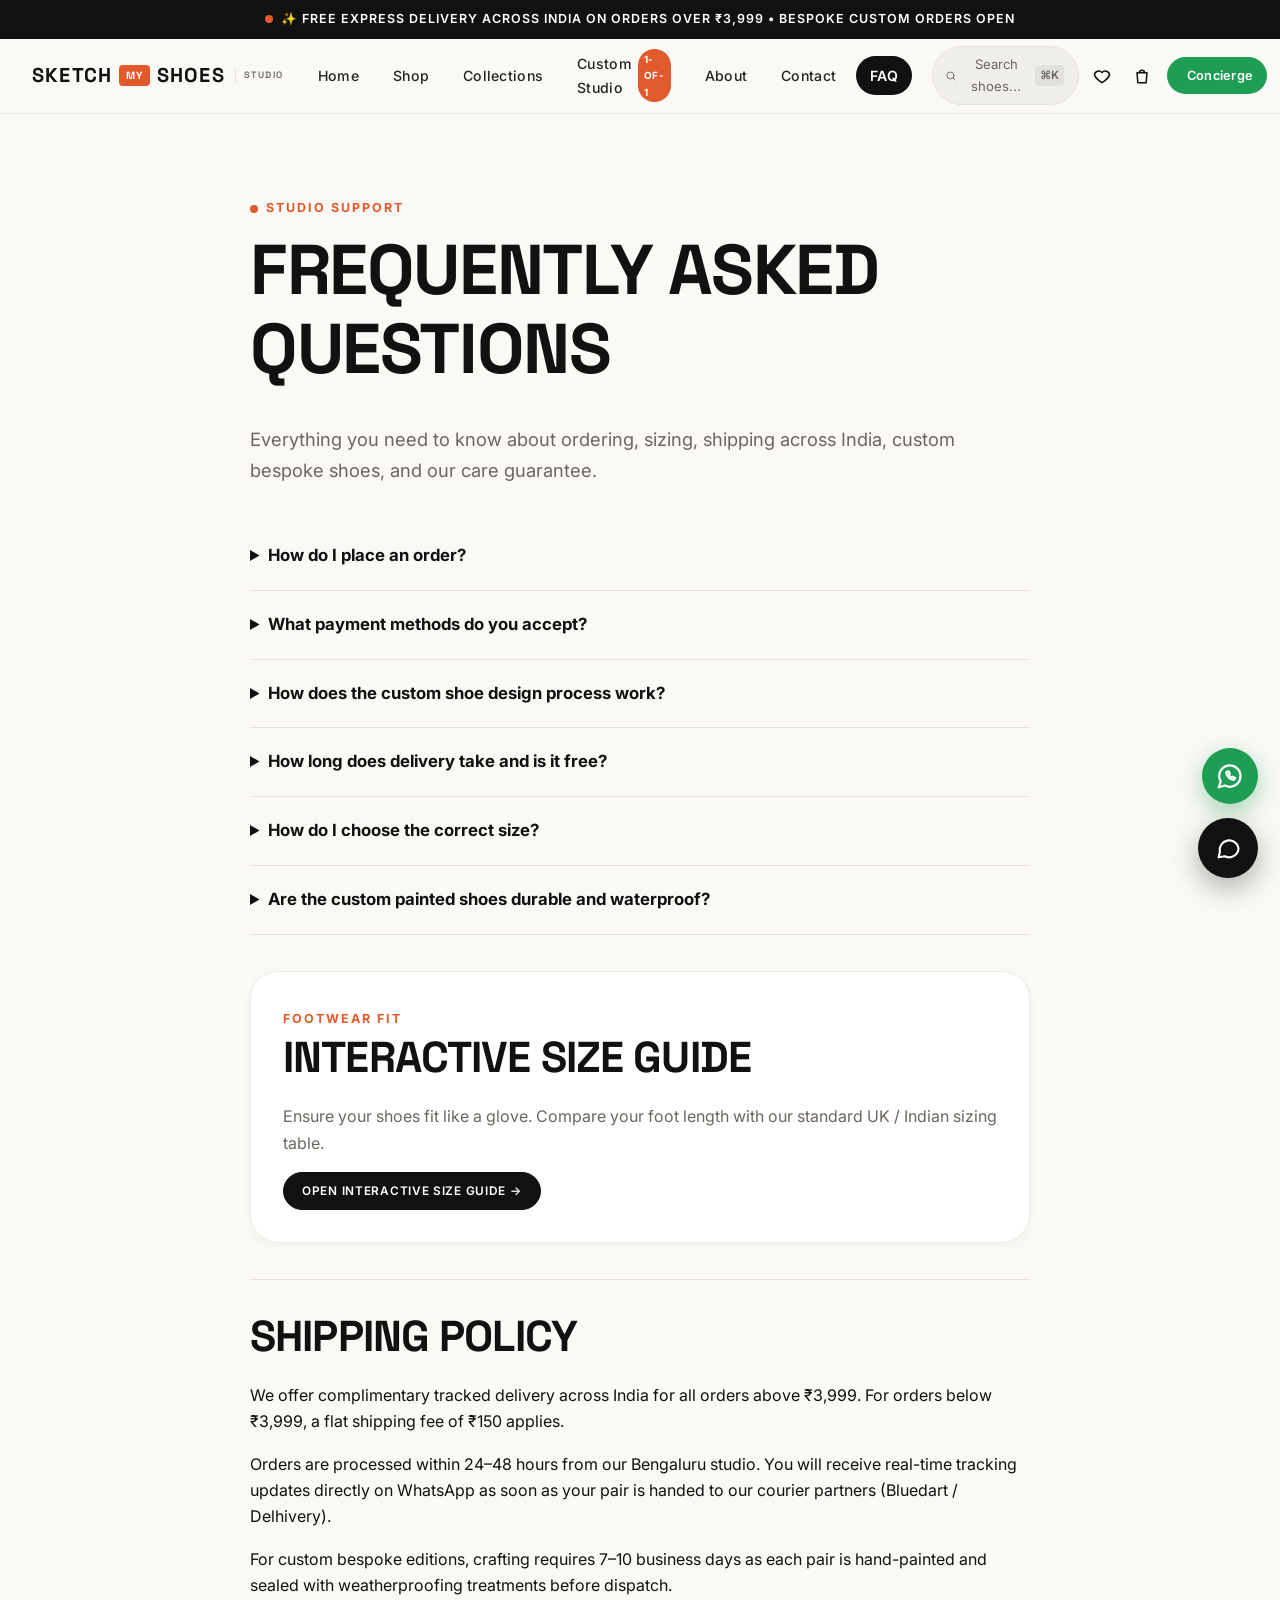
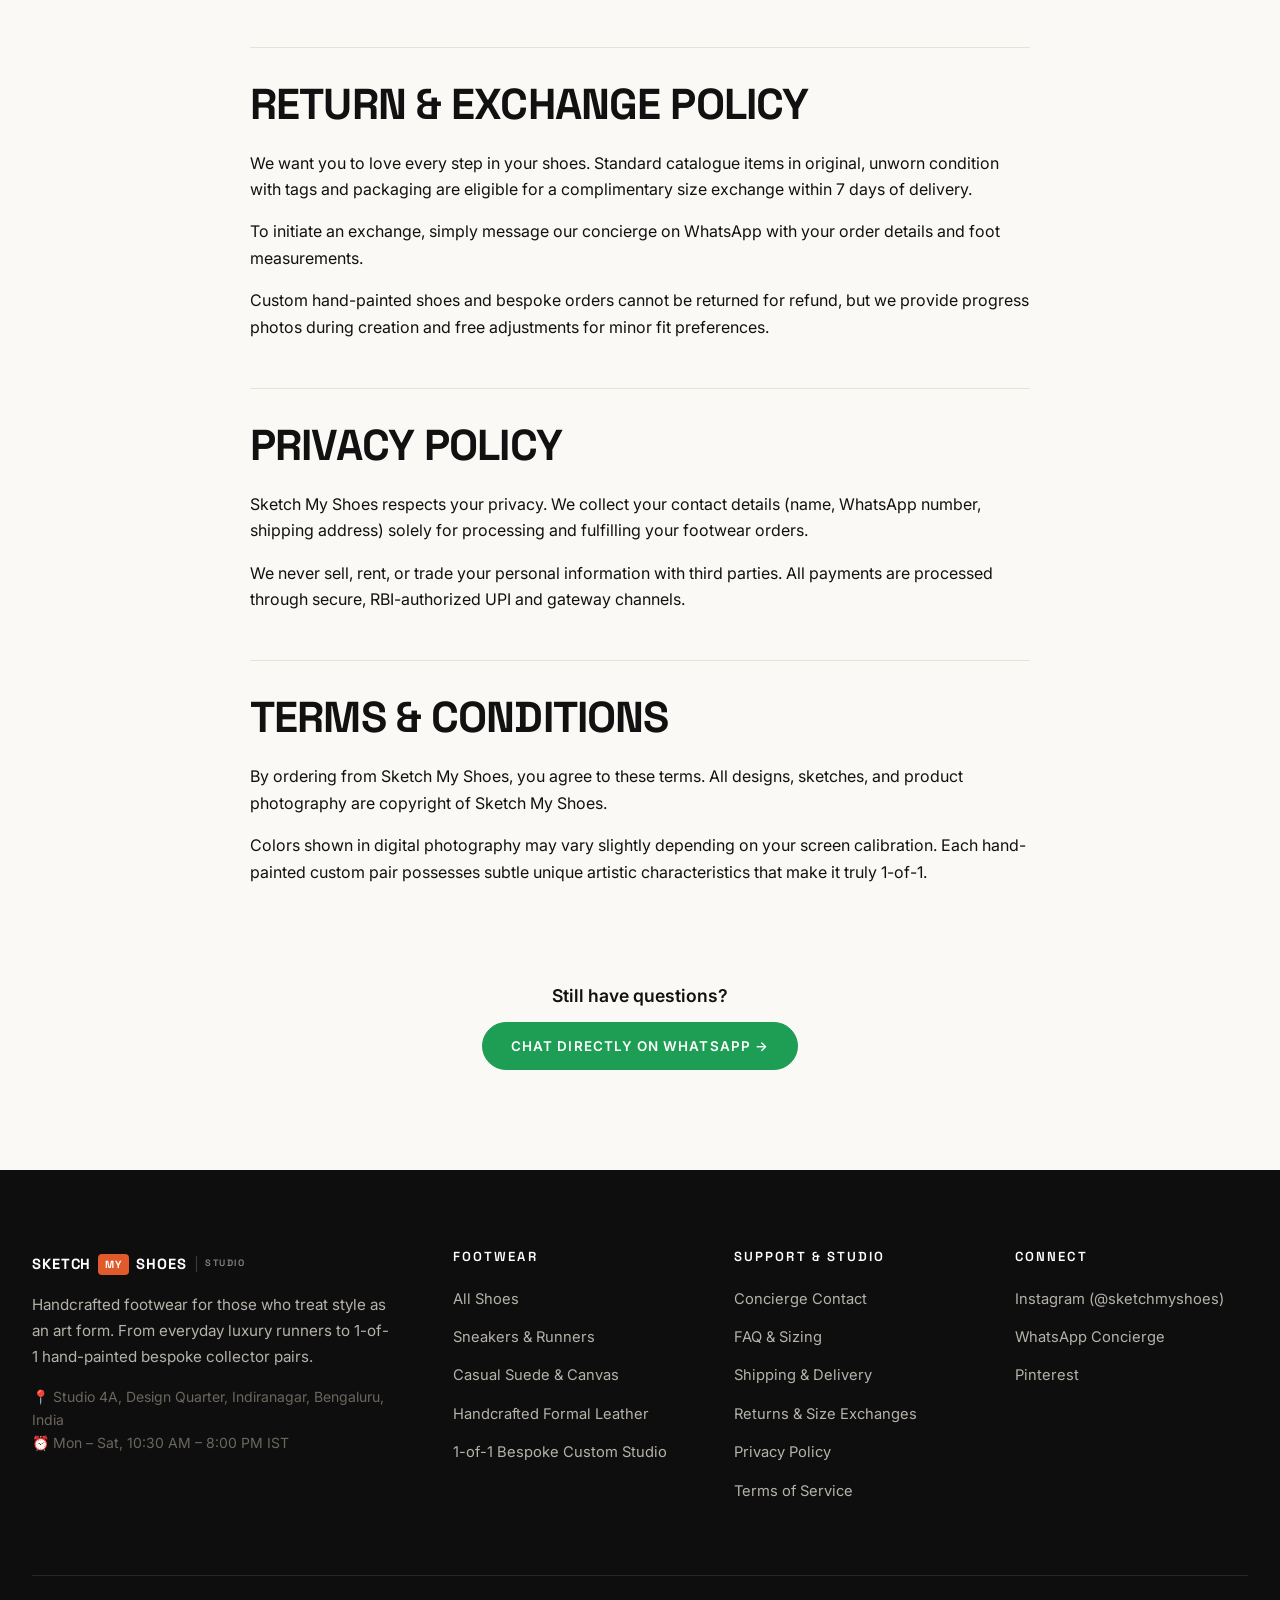
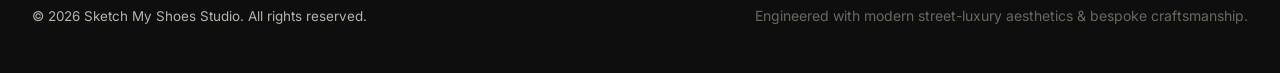
<file: faq.html>
<!DOCTYPE html>
<html lang="en">
<head>
<meta charset="utf-8">
<meta name="viewport" content="width=device-width, initial-scale=1">
<title>FAQ, Sizing &amp; Policies | Sketch My Shoes</title>
<meta name="description" content="Frequently asked questions about sizing, delivery, 1-of-1 bespoke orders, and exchange policies at Sketch My Shoes.">
<meta property="og:type" content="website">
<meta property="og:title" content="FAQ, Sizing &amp; Policies | Sketch My Shoes">
<meta property="og:description" content="Frequently asked questions about sizing, delivery, bespoke orders, and exchange policies.">
<meta property="og:site_name" content="Sketch My Shoes">
<meta property="og:image" content="assets/images/hero-campaign.jpg">
<meta name="theme-color" content="#FBF9F5">
<link rel="icon" href="assets/icons/favicon.svg" type="image/svg+xml">
<link rel="preconnect" href="https://fonts.googleapis.com">
<link rel="preconnect" href="https://fonts.gstatic.com" crossorigin>
<link href="https://fonts.googleapis.com/css2?family=Inter:wght@400;500;600;700&family=Space+Grotesk:wght@500;600;700;800&display=swap" rel="stylesheet">
<link rel="stylesheet" href="css/style.css">
<link rel="stylesheet" href="css/responsive.css">

</head>
<body data-page="faq">
<main id="main">

<div class="narrow section">
  <div style="margin-bottom:36px">
    <p class="eyebrow"><span class="pulse-dot"></span> Studio Support</p>
    <h1>Frequently Asked Questions</h1>
    <p class="muted" style="font-size:1.15rem;line-height:1.7">Everything you need to know about ordering, sizing, shipping across India, custom bespoke shoes, and our care guarantee.</p>
  </div>

  <div class="faq" id="faq-list"></div>

  <section class="policy" id="size-guide" style="background:var(--surface);padding:32px;border-radius:var(--radius-xl);border:1px solid var(--line-subtle);margin:36px 0;box-shadow:var(--shadow-sm)">
    <p class="eyebrow" style="margin-bottom:4px">Footwear Fit</p>
    <h2>Interactive Size Guide</h2>
    <p class="muted">Ensure your shoes fit like a glove. Compare your foot length with our standard UK / Indian sizing table.</p>
    <button class="btn btn--dark btn--small" id="size-guide-open">Open Interactive Size Guide &rarr;</button>
  </section>

  <div id="policies"></div>

  <div style="text-align:center;padding:48px 0 20px">
    <p style="font-size:1.1rem;font-weight:600;margin-bottom:12px">Still have questions?</p>
    <a class="btn btn--wa" href="https://wa.me/919876543210?text=Hello%20Sketch%20My%20Shoes%20team!%20I%20have%20a%20question." target="_blank" rel="noopener noreferrer">Chat Directly on WhatsApp &rarr;</a>
  </div>
</div>

</main>
<script src="js/config.js" defer></script>
<script src="js/products.js" defer></script>
<script src="js/app.js" defer></script>
<script src="js/cart.js" defer></script>
<script src="js/checkout.js" defer></script>
<script src="js/chatbot.js" defer></script>
</body>
</html>
</file>
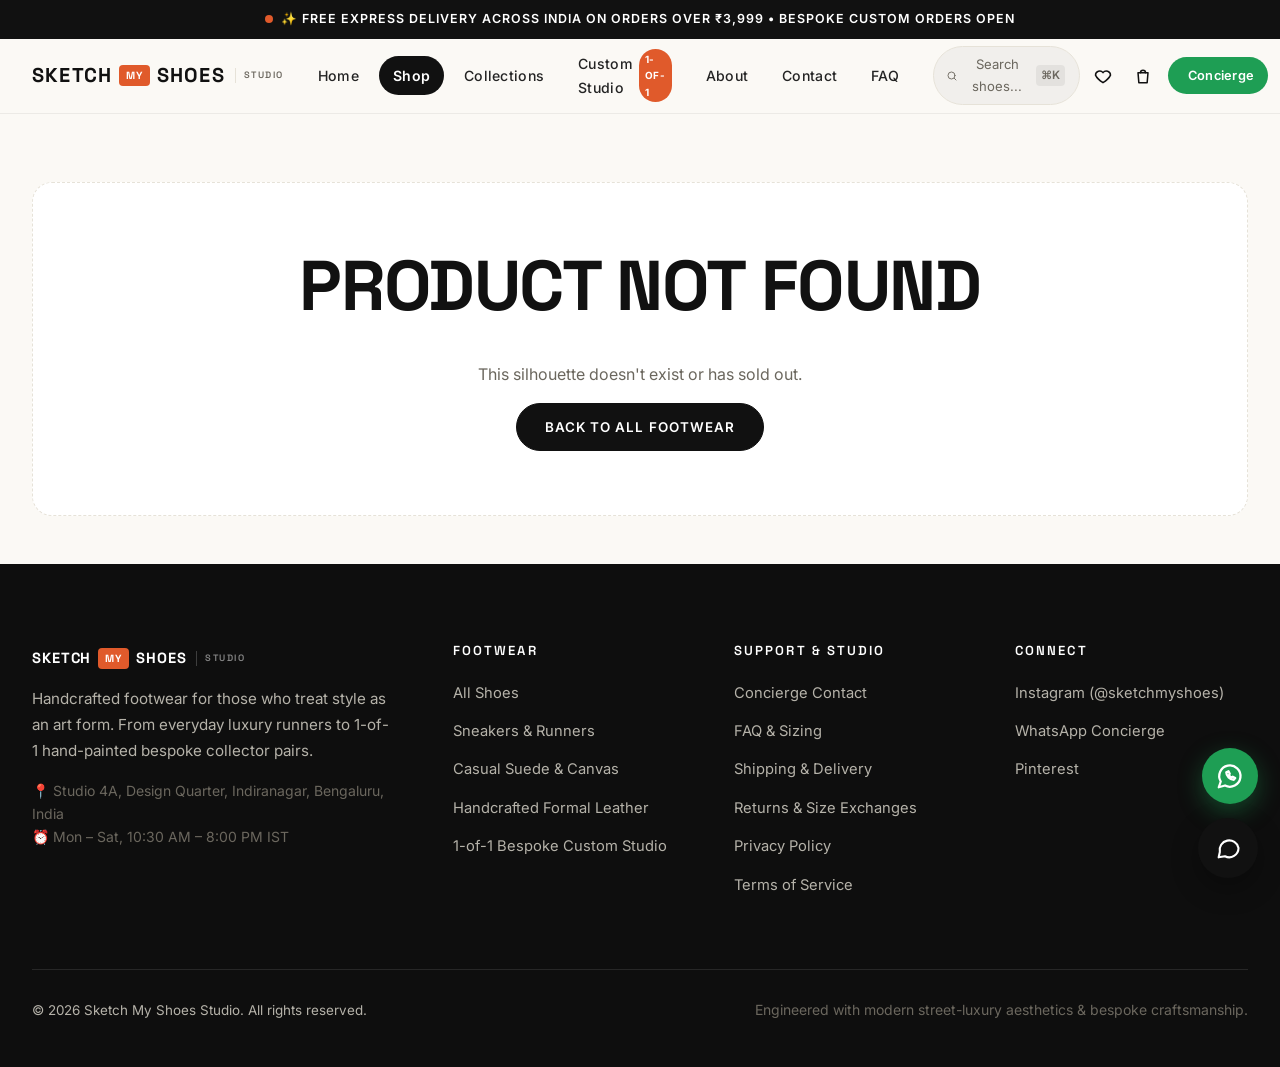
<file: product.html>
<!DOCTYPE html>
<html lang="en">
<head>
<meta charset="utf-8">
<meta name="viewport" content="width=device-width, initial-scale=1">
<title>Product Details | Sketch My Shoes</title>
<meta name="description" content="View bespoke footwear specifications, choose your UK size, and order directly on WhatsApp with our concierge team.">
<meta property="og:type" content="website">
<meta property="og:title" content="Product Details | Sketch My Shoes">
<meta property="og:description" content="View bespoke footwear specifications, choose your UK size, and order directly on WhatsApp.">
<meta property="og:site_name" content="Sketch My Shoes">
<meta property="og:image" content="assets/images/hero-campaign.jpg">
<meta name="theme-color" content="#FBF9F5">
<link rel="icon" href="assets/icons/favicon.svg" type="image/svg+xml">
<link rel="preconnect" href="https://fonts.googleapis.com">
<link rel="preconnect" href="https://fonts.gstatic.com" crossorigin>
<link href="https://fonts.googleapis.com/css2?family=Inter:wght@400;500;600;700&family=Space+Grotesk:wght@500;600;700;800&display=swap" rel="stylesheet">
<link rel="stylesheet" href="css/style.css">
<link rel="stylesheet" href="css/responsive.css">

</head>
<body data-page="product">
<main id="main">

<div class="container" id="product-root" style="padding-top:20px"><div class="empty">Loading footwear details…</div></div>

</main>
<script src="js/config.js" defer></script>
<script src="js/products.js" defer></script>
<script src="js/app.js" defer></script>
<script src="js/cart.js" defer></script>
<script src="js/checkout.js" defer></script>
<script src="js/product.js" defer></script>
<script src="js/chatbot.js" defer></script>
</body>
</html>
</file>
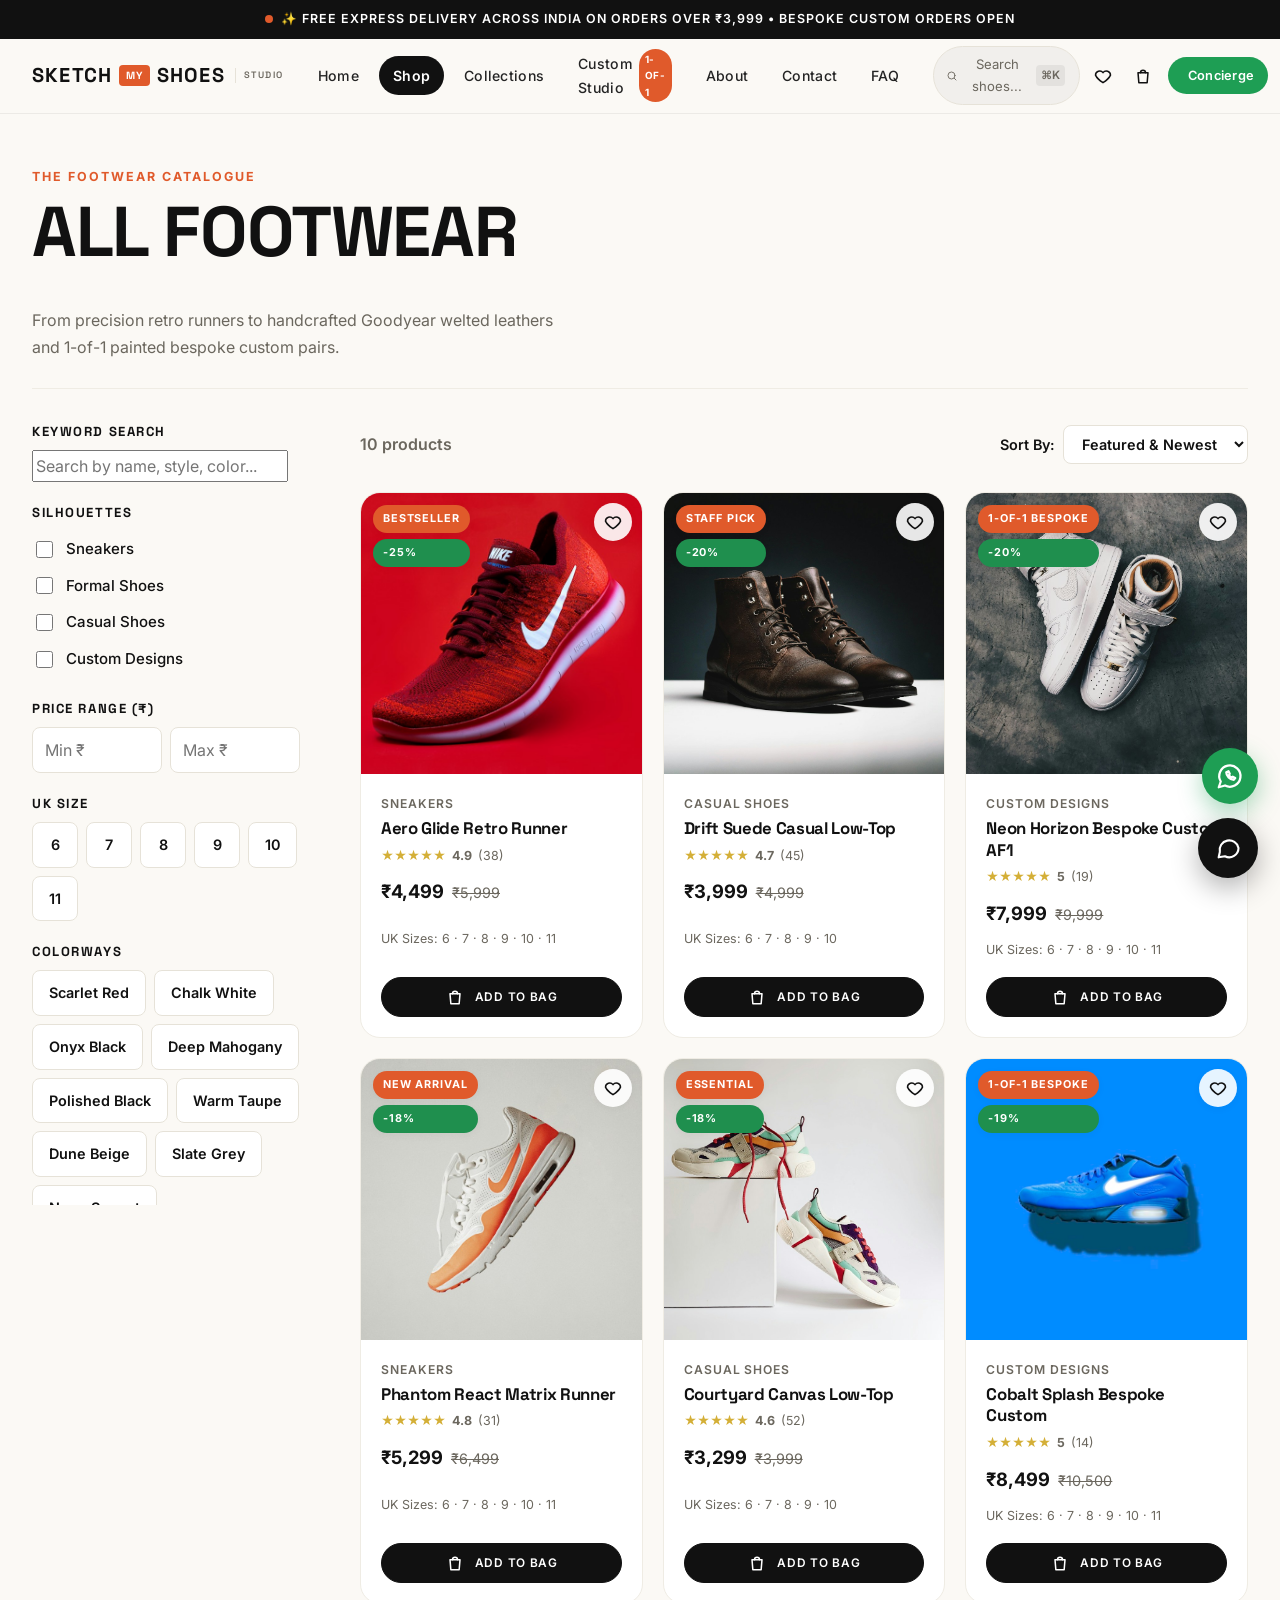
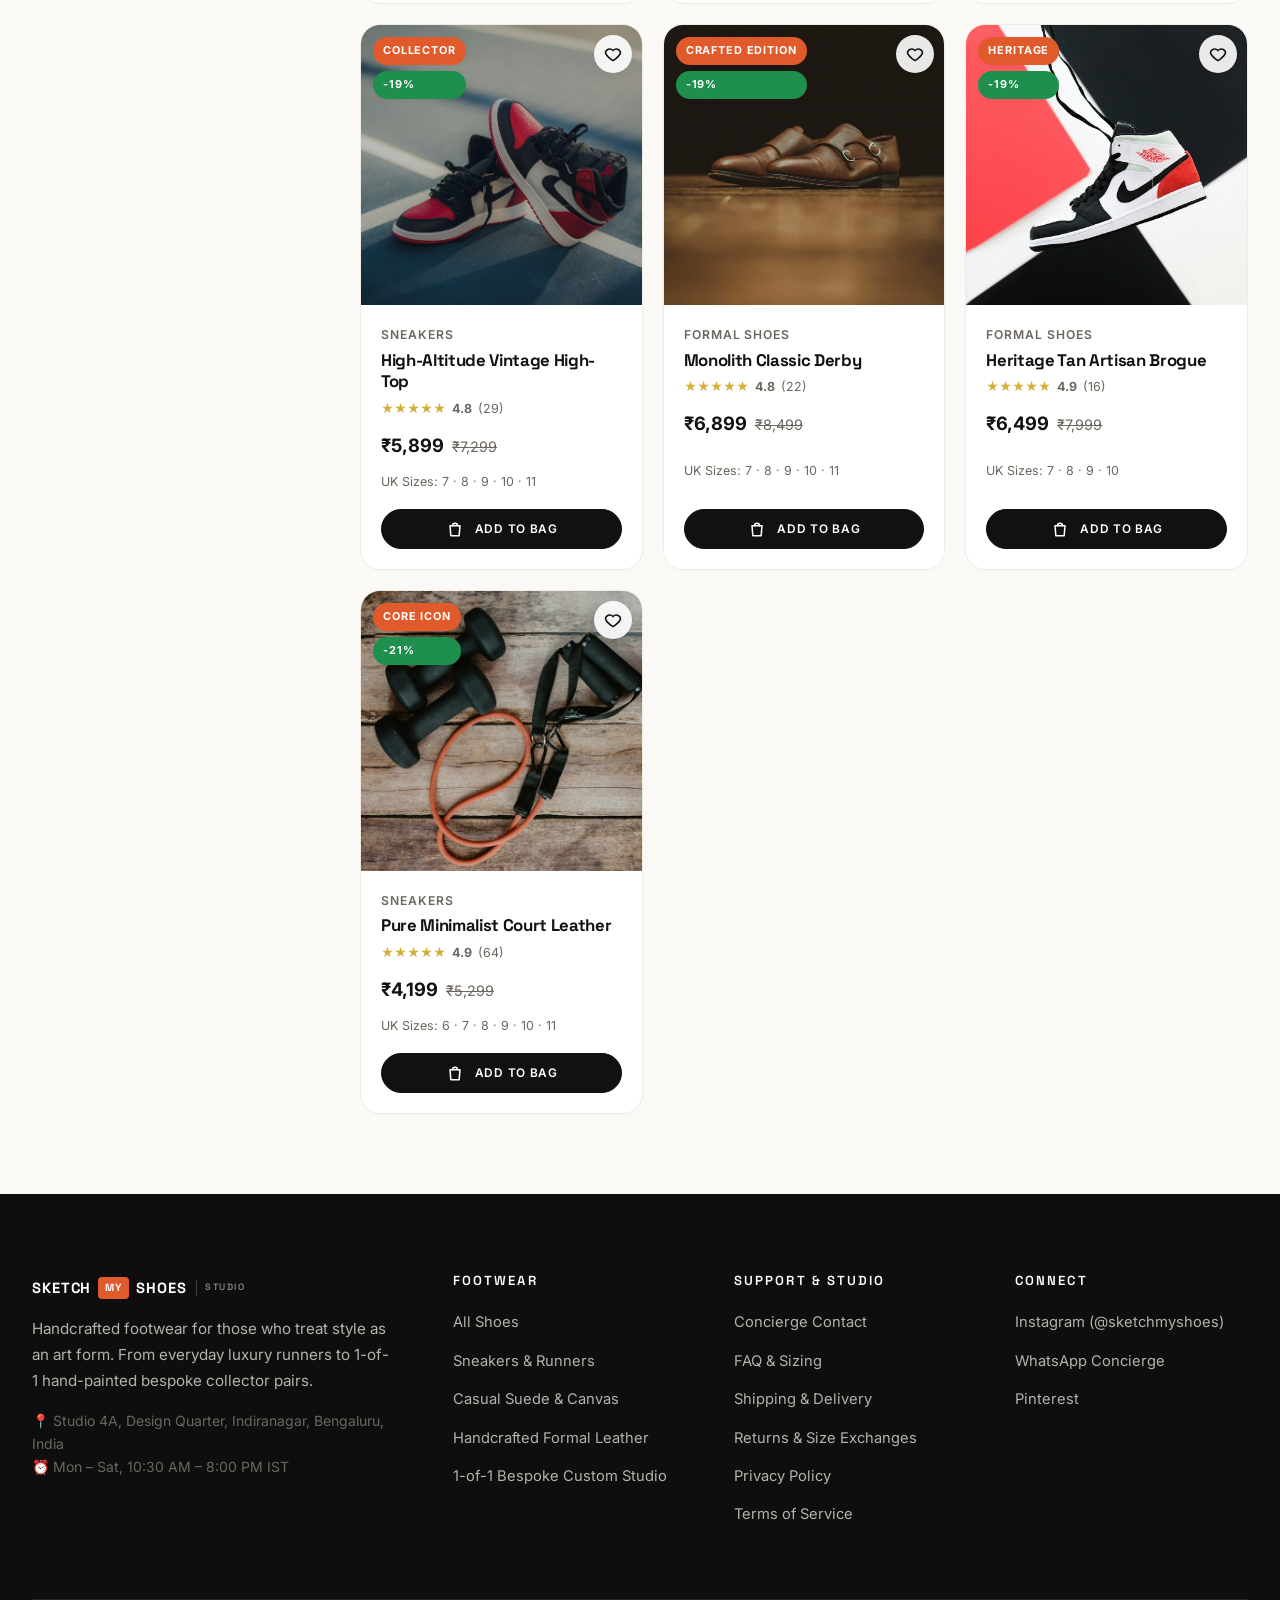
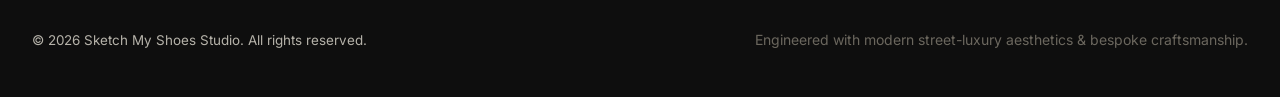
<file: shop.html>
<!DOCTYPE html>
<html lang="en">
<head>
<meta charset="utf-8">
<meta name="viewport" content="width=device-width, initial-scale=1">
<title>All Footwear | Sketch My Shoes Studio</title>
<meta name="description" content="Explore our handcrafted footwear collection. Filter by silhouette, UK size, color, and price. Order directly on WhatsApp with personal concierge support.">
<meta property="og:type" content="website">
<meta property="og:title" content="All Footwear | Sketch My Shoes Studio">
<meta property="og:description" content="Explore our handcrafted footwear collection. Filter by silhouette, UK size, color, and price.">
<meta property="og:site_name" content="Sketch My Shoes">
<meta property="og:image" content="assets/images/hero-campaign.jpg">
<meta name="theme-color" content="#FBF9F5">
<link rel="icon" href="assets/icons/favicon.svg" type="image/svg+xml">
<link rel="preconnect" href="https://fonts.googleapis.com">
<link rel="preconnect" href="https://fonts.gstatic.com" crossorigin>
<link href="https://fonts.googleapis.com/css2?family=Inter:wght@400;500;600;700&family=Space+Grotesk:wght@500;600;700;800&display=swap" rel="stylesheet">
<link rel="stylesheet" href="css/style.css">
<link rel="stylesheet" href="css/responsive.css">

</head>
<body data-page="shop">
<main id="main">

<div class="container">
  <div class="page-head">
    <p class="eyebrow" style="margin-bottom:6px">The Footwear Catalogue</p>
    <h1 id="shop-title">All Footwear</h1>
    <p class="muted" style="max-width:54ch;margin:0">From precision retro runners to handcrafted Goodyear welted leathers and 1-of-1 painted bespoke custom pairs.</p>
  </div>
  
  <div class="shop">
    <aside class="filters-wrap" id="filters-wrap">
      <div class="filters-panel">
        <div class="filters__head">
          <h2 style="margin:0;font-size:1.2rem">Filter Footwear</h2>
          <button class="icon-btn" data-filters-close aria-label="Close filters">&times;</button>
        </div>
        <form class="filters" id="filters" onsubmit="return false">
          <div>
            <h3><label for="search">Keyword Search</label></h3>
            <input type="search" id="search" placeholder="Search by name, style, color...">
          </div>
          <div>
            <h3>Silhouettes</h3>
            <div id="f-cats"></div>
          </div>
          <div id="f-price">
            <h3>Price Range (₹)</h3>
            <div class="price-range">
              <input type="number" id="p-min" min="0" placeholder="Min ₹" aria-label="Minimum price">
              <input type="number" id="p-max" min="0" placeholder="Max ₹" aria-label="Maximum price">
            </div>
          </div>
          <div>
            <h3>UK Size</h3>
            <div class="chips" id="f-sizes"></div>
          </div>
          <div>
            <h3>Colorways</h3>
            <div class="chips" id="f-colours"></div>
          </div>
          <div style="display:grid;gap:8px;padding-top:12px;border-top:1px solid var(--line)">
            <button type="button" class="btn btn--ghost btn--small" id="clear-filters">Reset Filters</button>
            <button type="button" class="btn btn--dark btn--small only-mobile" data-filters-close>View Results</button>
          </div>
        </form>
      </div>
    </aside>

    <div>
      <div class="shop__bar">
        <button class="btn btn--small btn--ghost" id="filters-open" aria-expanded="false" aria-controls="filters-wrap">
          <span>⚡ Filter &amp; Refine</span>
        </button>
        <p id="count" class="muted" role="status" style="margin:0;font-weight:600"></p>
        <label class="sort">
          <span>Sort By:</span>
          <select id="sort">
            <option value="newest">Featured &amp; Newest</option>
            <option value="price-asc" data-price>Price: Low to High</option>
            <option value="price-desc" data-price>Price: High to Low</option>
          </select>
        </label>
      </div>
      <div class="grid" id="shop-grid"></div>
    </div>
  </div>
</div>

</main>
<script src="js/config.js" defer></script>
<script src="js/products.js" defer></script>
<script src="js/app.js" defer></script>
<script src="js/cart.js" defer></script>
<script src="js/checkout.js" defer></script>
<script src="js/chatbot.js" defer></script>
</body>
</html>
</file>
<file: css/style.css>
/* ==========================================================================
   SKETCH MY SHOES — LUXURY FOOTWEAR DESIGN SYSTEM & STYLES
   Senior UI/UX Architecture: Glassmorphism, Micro-interactions, Editorial Grid
   ========================================================================== */

:root {
  /* Colors */
  --bg: #FBF9F5;
  --bg-trans: rgba(251, 249, 245, 0.88);
  --surface: #FFFFFF;
  --surface-subtle: #F3F0E8;
  --ink: #111111;
  --ink-secondary: #242424;
  --muted: #6B675E;
  --line: #E6E2D8;
  --line-subtle: #EFECE4;
  --accent: #E05A2B;
  --accent-hover: #C54A1E;
  --accent-soft: rgba(224, 90, 43, 0.08);
  --accent-tint: #FFF2ED;
  --wa: #1E9E54;
  --wa-hover: #178344;
  --white: #FFFFFF;
  --gold: #D4AF37;

  /* Typography */
  --font-head: "Space Grotesk", system-ui, -apple-system, sans-serif;
  --font-body: "Inter", system-ui, -apple-system, sans-serif;

  /* Radii */
  --radius-xs: 4px;
  --radius-sm: 8px;
  --radius-md: 14px;
  --radius-lg: 20px;
  --radius-xl: 28px;
  --radius-pill: 9999px;

  /* Shadows */
  --shadow-sm: 0 2px 8px rgba(17, 17, 17, 0.04);
  --shadow-md: 0 8px 24px -4px rgba(17, 17, 17, 0.07);
  --shadow-lg: 0 16px 36px -6px rgba(17, 17, 17, 0.1);
  --shadow-float: 0 22px 50px -10px rgba(17, 17, 17, 0.22);

  /* Transitions */
  --ease: cubic-bezier(0.16, 1, 0.3, 1);
  --transition-fast: 0.2s var(--ease);
  --transition-smooth: 0.35s var(--ease);
}

*, *::before, *::after { box-sizing: border-box; }
html { scroll-behavior: smooth; -webkit-text-size-adjust: 100%; }

body {
  margin: 0;
  background: var(--bg);
  color: var(--ink);
  font: 400 16px/1.65 var(--font-body);
  overflow-x: hidden;
  -webkit-font-smoothing: antialiased;
  -moz-osx-font-smoothing: grayscale;
}

body.no-scroll { overflow: hidden; }
img { max-width: 100%; display: block; }
a { color: inherit; text-decoration: none; transition: color var(--transition-fast); }

/* Typography */
h1, h2, h3, h4, h5 {
  font-family: var(--font-head);
  line-height: 1.12;
  margin: 0 0 0.5em;
  letter-spacing: -0.02em;
  color: var(--ink);
}

h1 { font-size: clamp(2.4rem, 5.5vw, 4.6rem); font-weight: 700; text-transform: uppercase; }
h2 { font-size: clamp(1.8rem, 3.4vw, 2.7rem); font-weight: 700; text-transform: uppercase; }
h3 { font-size: 1.25rem; font-weight: 600; }
h4 { font-size: 1rem; font-weight: 600; }
p { margin: 0 0 1em; }

.container {
  width: min(1320px, 100% - 48px);
  margin-inline: auto;
}

.muted { color: var(--muted); }
.small { font-size: 0.875rem; }
.sr { position: absolute; width: 1px; height: 1px; overflow: hidden; clip: rect(0 0 0 0); white-space: nowrap; }
.skip { position: absolute; left: -999px; top: 0; background: var(--ink); color: #fff; padding: 10px 16px; z-index: 200; font-weight: 600; }
.skip:focus { left: 16px; top: 16px; border-radius: var(--radius-sm); }
:focus-visible { outline: 2px solid var(--accent); outline-offset: 3px; }
.only-mobile { display: none !important; }

/* ==========================================================================
   ANNOUNCEMENT BAR
   ========================================================================== */
.announce {
  background: var(--ink);
  color: #FFFFFF;
  text-align: center;
  font-size: 0.78rem;
  font-weight: 600;
  letter-spacing: 0.08em;
  text-transform: uppercase;
  padding: 9px 18px;
  display: flex;
  align-items: center;
  justify-content: center;
  gap: 8px;
  z-index: 55;
  position: relative;
}

.demo-banner {
  background: #FFF8E7;
  color: #7D4A00;
  text-align: center;
  font-size: 0.78rem;
  padding: 6px 16px;
  border-bottom: 1px solid #F0D9A6;
  font-weight: 500;
}

/* ==========================================================================
   NAVIGATION BAR (ELITE GLASSMORPHIC HEADER)
   ========================================================================== */
.header {
  position: sticky;
  top: 0;
  z-index: 60;
  background: var(--bg-trans);
  backdrop-filter: blur(20px) saturate(180%);
  -webkit-backdrop-filter: blur(20px) saturate(180%);
  border-bottom: 1px solid rgba(0, 0, 0, 0.06);
  transition: transform var(--transition-fast), background var(--transition-fast), box-shadow var(--transition-fast), border-color var(--transition-fast);
}

.header.scrolled {
  background: rgba(255, 255, 255, 0.94);
  box-shadow: 0 4px 24px rgba(0, 0, 0, 0.06);
  border-bottom-color: rgba(0, 0, 0, 0.08);
}

.header__row {
  display: flex;
  align-items: center;
  justify-content: space-between;
  height: 74px;
  gap: 20px;
}

/* Logo */
.logo {
  display: inline-flex;
  align-items: center;
  gap: 6px;
  font-family: var(--font-head);
  font-weight: 800;
  letter-spacing: 0.06em;
  font-size: 1.25rem;
  text-transform: uppercase;
  color: var(--ink);
  white-space: nowrap;
}

.logo-tag {
  background: var(--accent);
  color: #FFFFFF;
  font-size: 0.65rem;
  font-weight: 800;
  letter-spacing: 0.08em;
  padding: 2px 7px;
  border-radius: var(--radius-xs);
  margin-inline: 1px;
}

.logo-sub {
  font-size: 0.58rem;
  font-weight: 600;
  letter-spacing: 0.16em;
  color: var(--muted);
  border-left: 1px solid var(--line);
  padding-left: 8px;
  margin-left: 4px;
  text-transform: uppercase;
}

.logo--light { color: #FFFFFF; }
.logo--light .logo-sub { color: rgba(255, 255, 255, 0.5); border-left-color: rgba(255, 255, 255, 0.2); }

/* Navigation links */
.nav {
  display: flex;
  align-items: center;
  gap: 6px;
  margin: 0 auto;
}

.nav a {
  padding: 8px 14px;
  font-size: 0.88rem;
  font-weight: 500;
  letter-spacing: 0.02em;
  color: var(--ink-secondary);
  border-radius: var(--radius-pill);
  position: relative;
  transition: background var(--transition-fast), color var(--transition-fast);
  display: inline-flex;
  align-items: center;
  gap: 6px;
}

.nav a:hover {
  background: rgba(0, 0, 0, 0.05);
  color: var(--ink);
}

.nav a[aria-current="page"] {
  background: var(--ink);
  color: #FFFFFF;
  font-weight: 600;
}

.nav a .nav-pill {
  background: var(--accent);
  color: #FFFFFF;
  font-size: 0.62rem;
  font-weight: 700;
  padding: 2px 6px;
  border-radius: var(--radius-pill);
  letter-spacing: 0.06em;
}

/* Header action buttons */
.header__actions {
  display: flex;
  align-items: center;
  gap: 8px;
}

.header__search-trigger {
  display: inline-flex;
  align-items: center;
  gap: 10px;
  background: rgba(0, 0, 0, 0.04);
  border: 1px solid var(--line);
  border-radius: var(--radius-pill);
  padding: 7px 14px 7px 12px;
  font-size: 0.82rem;
  color: var(--muted);
  cursor: pointer;
  transition: all var(--transition-fast);
}

.header__search-trigger:hover {
  background: #FFFFFF;
  border-color: var(--ink);
  color: var(--ink);
  box-shadow: var(--shadow-sm);
}

.header__search-trigger kbd {
  background: rgba(0, 0, 0, 0.06);
  border-radius: 4px;
  padding: 1px 5px;
  font-size: 0.72rem;
  font-family: inherit;
  font-weight: 600;
}

.icon-btn {
  background: transparent;
  border: 0;
  color: var(--ink);
  width: 42px;
  height: 42px;
  display: inline-grid;
  place-items: center;
  cursor: pointer;
  border-radius: 50%;
  text-decoration: none;
  transition: background var(--transition-fast), transform var(--transition-fast), color var(--transition-fast);
}

.icon-btn:hover {
  background: rgba(0, 0, 0, 0.06);
  transform: translateY(-1px);
}

.icon-btn--bordered {
  border: 1px solid var(--line);
  border-radius: var(--radius-pill);
}

.icon-btn.active {
  color: var(--accent);
}

.icon-btn.active svg {
  fill: currentColor;
}

.header__wa-btn {
  display: inline-flex;
  align-items: center;
  gap: 6px;
  padding: 8px 14px;
  background: var(--wa);
  color: #FFFFFF !important;
  border-radius: var(--radius-pill);
  font-size: 0.8rem;
  font-weight: 600;
  letter-spacing: 0.02em;
  transition: background var(--transition-fast), transform var(--transition-fast);
}

.header__wa-btn:hover {
  background: var(--wa-hover);
  transform: translateY(-1px);
}

.badge-wrap {
  position: relative;
}

.count {
  position: absolute;
  top: -2px;
  right: -2px;
  background: var(--accent);
  color: #FFFFFF;
  border-radius: 99px;
  font-size: 0.68rem;
  min-width: 19px;
  height: 19px;
  display: grid;
  place-items: center;
  padding: 0 4px;
  font-weight: 700;
  border: 2px solid var(--bg);
  box-shadow: 0 2px 6px rgba(0, 0, 0, 0.15);
  animation: popIn 0.3s var(--ease);
}

.count[hidden] { display: none; }

@keyframes popIn {
  from { transform: scale(0.5); opacity: 0; }
  to { transform: scale(1); opacity: 1; }
}

/* ==========================================================================
   COMMAND PALETTE / SEARCH OVERLAY
   ========================================================================== */
.search-overlay {
  position: fixed;
  inset: 0;
  z-index: 150;
  background: rgba(17, 17, 17, 0.6);
  backdrop-filter: blur(12px);
  -webkit-backdrop-filter: blur(12px);
  display: grid;
  place-items: start center;
  padding: 70px 16px 20px;
  opacity: 0;
  visibility: hidden;
  transition: opacity 0.25s var(--ease), visibility 0.25s var(--ease);
}

.search-overlay.open {
  opacity: 1;
  visibility: visible;
}

.search-modal {
  width: min(640px, 100%);
  background: var(--surface);
  border-radius: var(--radius-lg);
  box-shadow: var(--shadow-float);
  overflow: hidden;
  border: 1px solid var(--line);
  transform: translateY(-12px) scale(0.98);
  transition: transform 0.3s var(--ease);
}

.search-overlay.open .search-modal {
  transform: none;
}

.search-modal__bar {
  display: flex;
  align-items: center;
  gap: 12px;
  padding: 16px 20px;
  border-bottom: 1px solid var(--line);
}

.search-modal__bar svg {
  color: var(--muted);
  flex-shrink: 0;
}

.search-modal__input {
  flex: 1;
  border: 0;
  outline: 0;
  font-size: 1.1rem;
  font-family: inherit;
  color: var(--ink);
  background: transparent;
}

.search-modal__input::placeholder { color: var(--muted); }

.search-modal__quick {
  padding: 12px 20px;
  background: var(--surface-subtle);
  display: flex;
  align-items: center;
  gap: 8px;
  flex-wrap: wrap;
  font-size: 0.8rem;
  color: var(--muted);
}

.search-pill {
  background: var(--surface);
  border: 1px solid var(--line);
  padding: 4px 10px;
  border-radius: var(--radius-pill);
  font-size: 0.78rem;
  color: var(--ink);
  cursor: pointer;
  transition: all var(--transition-fast);
}

.search-pill:hover {
  background: var(--ink);
  color: #FFFFFF;
  border-color: var(--ink);
}

.search-results {
  max-height: 380px;
  overflow-y: auto;
  padding: 10px 12px;
}

.search-item {
  display: flex;
  align-items: center;
  gap: 14px;
  padding: 10px 12px;
  border-radius: var(--radius-md);
  text-decoration: none;
  transition: background var(--transition-fast);
}

.search-item:hover {
  background: var(--surface-subtle);
}

.search-item img {
  width: 52px;
  height: 52px;
  object-fit: cover;
  border-radius: var(--radius-sm);
  background: var(--surface-subtle);
}

.search-item__info {
  flex: 1;
}

.search-item__title {
  font-weight: 600;
  font-size: 0.95rem;
  margin-bottom: 2px;
}

.search-item__cat {
  font-size: 0.78rem;
  color: var(--muted);
}

.search-item__price {
  font-weight: 700;
  font-size: 0.95rem;
  color: var(--ink);
}

/* ==========================================================================
   BUTTONS & CONTROLS
   ========================================================================== */
.btn {
  display: inline-flex;
  align-items: center;
  justify-content: center;
  gap: 10px;
  padding: 14px 28px;
  font: 600 0.84rem var(--font-body);
  letter-spacing: 0.08em;
  text-transform: uppercase;
  text-decoration: none;
  border: 1.5px solid var(--ink);
  background: transparent;
  color: var(--ink);
  border-radius: var(--radius-pill);
  cursor: pointer;
  transition: all var(--transition-fast);
  min-height: 48px;
  position: relative;
  white-space: nowrap;
}

.btn:hover {
  transform: translateY(-2px);
  box-shadow: var(--shadow-md);
}

.btn:active {
  transform: translateY(0);
}

.btn--dark {
  background: var(--ink);
  color: #FFFFFF;
  border-color: var(--ink);
}

.btn--dark:hover {
  background: #000000;
  border-color: #000000;
  color: #FFFFFF;
}

.btn--accent {
  background: var(--accent);
  border-color: var(--accent);
  color: #FFFFFF;
}

.btn--accent:hover {
  background: var(--accent-hover);
  border-color: var(--accent-hover);
  color: #FFFFFF;
}

.btn--ghost {
  border-color: var(--line);
}

.btn--ghost:hover {
  background: var(--surface-subtle);
  border-color: var(--ink);
}

.btn--outline {
  border-color: var(--ink);
  background: transparent;
}

.btn--wa {
  background: var(--wa);
  border-color: var(--wa);
  color: #FFFFFF;
}

.btn--wa:hover {
  background: var(--wa-hover);
  border-color: var(--wa-hover);
  color: #FFFFFF;
}

.btn--small {
  padding: 9px 18px;
  min-height: 38px;
  font-size: 0.74rem;
  letter-spacing: 0.06em;
}

.btn--block {
  width: 100%;
}

.btn[disabled] {
  opacity: 0.5;
  cursor: not-allowed;
  transform: none !important;
  box-shadow: none !important;
}

.link {
  background: none;
  border: 0;
  padding: 0;
  color: var(--ink);
  text-decoration: underline;
  cursor: pointer;
  font: inherit;
  font-size: 0.88rem;
  font-weight: 500;
  transition: color var(--transition-fast);
}

.link:hover { color: var(--accent); }

/* ==========================================================================
   SECTIONS & HERO
   ========================================================================== */
.section {
  padding: clamp(60px, 8vw, 110px) 0;
}

.section--soft {
  background: var(--surface-subtle);
}

.section__head {
  display: flex;
  justify-content: space-between;
  align-items: flex-end;
  gap: 20px;
  margin-bottom: 40px;
  flex-wrap: wrap;
}

.section__head .link {
  font-size: 0.95rem;
  font-weight: 600;
  display: inline-flex;
  align-items: center;
  gap: 6px;
  text-decoration: none;
  color: var(--ink);
  border-bottom: 1.5px solid var(--ink);
  padding-bottom: 2px;
}

.section__head .link:hover {
  color: var(--accent);
  border-bottom-color: var(--accent);
}

.eyebrow {
  text-transform: uppercase;
  letter-spacing: 0.16em;
  font-size: 0.78rem;
  color: var(--accent);
  font-weight: 700;
  margin-bottom: 12px;
  display: inline-flex;
  align-items: center;
  gap: 8px;
}

.pulse-dot {
  width: 8px;
  height: 8px;
  background: var(--accent);
  border-radius: 50%;
  display: inline-block;
  box-shadow: 0 0 0 0 rgba(224, 90, 43, 0.7);
  animation: pulse 1.8s infinite;
}

@keyframes pulse {
  0% { transform: scale(0.95); box-shadow: 0 0 0 0 rgba(224, 90, 43, 0.7); }
  70% { transform: scale(1); box-shadow: 0 0 0 8px rgba(224, 90, 43, 0); }
  100% { transform: scale(0.95); box-shadow: 0 0 0 0 rgba(224, 90, 43, 0); }
}

/* Hero Section */
.hero {
  display: grid;
  grid-template-columns: 1.1fr 1fr;
  align-items: center;
  min-height: min(84vh, 800px);
  gap: clamp(32px, 5vw, 64px);
  padding: 40px 0 60px;
}

.hero__text {
  display: flex;
  flex-direction: column;
  justify-content: center;
  padding: 20px 0;
}

.hero__text h1 {
  margin-bottom: 18px;
  line-height: 1.05;
}

.hero__text p {
  font-size: 1.15rem;
  line-height: 1.7;
  max-width: 44ch;
  color: var(--muted);
  margin-bottom: 28px;
}

.hero__cta {
  display: flex;
  gap: 14px;
  flex-wrap: wrap;
  align-items: center;
  margin-bottom: 36px;
}

.hero__trust {
  display: flex;
  align-items: center;
  gap: 18px;
  padding-top: 24px;
  border-top: 1px solid var(--line);
  font-size: 0.85rem;
  color: var(--muted);
  flex-wrap: wrap;
}

.hero__stars {
  color: var(--gold);
  letter-spacing: 2px;
  font-weight: 700;
}

.hero__media {
  position: relative;
  border-radius: var(--radius-xl);
  overflow: hidden;
  box-shadow: var(--shadow-lg);
  aspect-ratio: 1;
  background: var(--surface-subtle);
}

.hero__media img {
  width: 100%;
  height: 100%;
  object-fit: cover;
  transition: transform 0.8s var(--ease);
}

.hero:hover .hero__media img {
  transform: scale(1.04);
}

.hero__badge-card {
  position: absolute;
  bottom: 20px;
  left: 20px;
  background: rgba(255, 255, 255, 0.92);
  backdrop-filter: blur(12px);
  -webkit-backdrop-filter: blur(12px);
  padding: 12px 18px;
  border-radius: var(--radius-md);
  box-shadow: var(--shadow-md);
  display: flex;
  align-items: center;
  gap: 10px;
  font-size: 0.82rem;
  font-weight: 700;
  text-transform: uppercase;
  letter-spacing: 0.08em;
  color: var(--ink);
  border: 1px solid rgba(255, 255, 255, 0.6);
}

/* ==========================================================================
   COLLECTIONS GRID
   ========================================================================== */
.collections {
  display: grid;
  grid-template-columns: repeat(4, 1fr);
  gap: 20px;
}

.collection {
  position: relative;
  aspect-ratio: 3/4;
  overflow: hidden;
  border-radius: var(--radius-lg);
  background: var(--surface-subtle);
  text-decoration: none;
  box-shadow: var(--shadow-sm);
  transition: transform var(--transition-smooth), box-shadow var(--transition-smooth);
}

.collection:hover {
  transform: translateY(-6px);
  box-shadow: var(--shadow-hover);
}

.collection img {
  width: 100%;
  height: 100%;
  object-fit: cover;
  transition: transform 0.7s var(--ease);
}

.collection:hover img {
  transform: scale(1.08);
}

.collection__scrim {
  position: absolute;
  inset: 0;
  background: linear-gradient(180deg, rgba(0,0,0,0) 40%, rgba(17,17,17,0.85) 100%);
  display: flex;
  flex-direction: column;
  justify-content: flex-end;
  padding: 22px;
  color: #FFFFFF;
  transition: background var(--transition-fast);
}

.collection:hover .collection__scrim {
  background: linear-gradient(180deg, rgba(0,0,0,0) 30%, rgba(17,17,17,0.92) 100%);
}

.collection__tag {
  font-size: 0.72rem;
  font-weight: 600;
  text-transform: uppercase;
  letter-spacing: 0.1em;
  color: var(--accent);
  margin-bottom: 4px;
}

.collection__title {
  font-family: var(--font-head);
  font-size: 1.3rem;
  font-weight: 700;
  text-transform: uppercase;
  margin: 0 0 4px;
  display: flex;
  align-items: center;
  justify-content: space-between;
}

.collection__arrow {
  opacity: 0;
  transform: translateX(-6px);
  transition: all var(--transition-fast);
}

.collection:hover .collection__arrow {
  opacity: 1;
  transform: none;
}

/* ==========================================================================
   PRODUCT CARDS & GRIDS
   ========================================================================== */
.grid {
  display: grid;
  grid-template-columns: repeat(auto-fill, minmax(280px, 1fr));
  gap: 32px 24px;
}

.card {
  background: var(--surface);
  border-radius: var(--radius-lg);
  overflow: hidden;
  border: 1px solid var(--line-subtle);
  transition: transform var(--transition-smooth), box-shadow var(--transition-smooth), border-color var(--transition-smooth);
  display: flex;
  flex-direction: column;
}

.card:hover {
  transform: translateY(-5px);
  box-shadow: var(--shadow-md);
  border-color: var(--line);
}

.card__media {
  position: relative;
  aspect-ratio: 1;
  background: var(--surface-subtle);
  overflow: hidden;
}

.card__media img {
  width: 100%;
  height: 100%;
  object-fit: cover;
  transition: transform 0.7s var(--ease);
}

.card:hover .card__media img {
  transform: scale(1.06);
}

.card__badges {
  position: absolute;
  top: 12px;
  left: 12px;
  display: flex;
  flex-direction: column;
  gap: 6px;
  z-index: 2;
}

.badge {
  background: var(--ink);
  color: #FFFFFF;
  font-size: 0.68rem;
  letter-spacing: 0.08em;
  text-transform: uppercase;
  padding: 5px 10px;
  font-weight: 700;
  border-radius: var(--radius-pill);
  display: inline-block;
  box-shadow: var(--shadow-sm);
}

.badge--highlight {
  background: var(--accent);
  color: #FFFFFF;
}

.badge--new {
  background: #111111;
  color: #FFFFFF;
}

.badge--discount {
  background: #1F8F4E;
  color: #FFFFFF;
}

.badge--demo {
  background: #FFF1D6;
  color: #5A3B00;
}

.card__wish {
  position: absolute;
  top: 10px;
  right: 10px;
  background: rgba(255, 255, 255, 0.9);
  backdrop-filter: blur(8px);
  -webkit-backdrop-filter: blur(8px);
  width: 38px;
  height: 38px;
  border-radius: 50%;
  box-shadow: var(--shadow-sm);
  z-index: 2;
}

.card__wish:hover {
  background: #FFFFFF;
  transform: scale(1.1);
}

.card__quick {
  position: absolute;
  left: 14px;
  right: 14px;
  bottom: 14px;
  background: rgba(255, 255, 255, 0.95);
  backdrop-filter: blur(8px);
  -webkit-backdrop-filter: blur(8px);
  border: 1px solid var(--line);
  color: var(--ink);
  border-radius: var(--radius-pill);
  opacity: 0;
  transform: translateY(12px);
  transition: all 0.25s var(--ease);
  z-index: 2;
  font-weight: 600;
}

.card:hover .card__quick,
.card__quick:focus-visible {
  opacity: 1;
  transform: none;
}

.card__body {
  padding: 20px;
  display: flex;
  flex-direction: column;
  flex: 1;
}

.card__cat {
  font-size: 0.76rem;
  font-weight: 600;
  text-transform: uppercase;
  letter-spacing: 0.08em;
  color: var(--muted);
  margin-bottom: 4px;
}

.card__title {
  font-size: 1.05rem;
  font-weight: 700;
  margin-bottom: 6px;
  line-height: 1.3;
}

.card__title a {
  text-decoration: none;
  color: var(--ink);
}

.card__title a:hover {
  color: var(--accent);
}

.card__rating {
  display: flex;
  align-items: center;
  gap: 6px;
  font-size: 0.78rem;
  color: var(--muted);
  margin-bottom: 10px;
}

.card__rating span.stars {
  color: var(--gold);
}

.card__price-row {
  display: flex;
  align-items: baseline;
  gap: 8px;
  margin-bottom: 12px;
}

.card__price {
  font-size: 1.15rem;
  font-weight: 700;
  color: var(--ink);
}

.price-old {
  color: var(--muted);
  font-weight: 400;
  font-size: 0.9rem;
  text-decoration: line-through;
}

.card__sizes {
  font-size: 0.78rem;
  color: var(--muted);
  margin-bottom: 16px;
  margin-top: auto;
}

.card__actions {
  margin-top: auto;
}

.skeleton .card__media,
.skeleton span {
  background: linear-gradient(90deg, var(--surface-subtle) 25%, #EFECE5 50%, var(--surface-subtle) 75%);
  background-size: 200% 100%;
  animation: shimmer 1.3s infinite;
}

.skeleton span {
  display: block;
  height: 14px;
  margin-top: 12px;
  border-radius: 4px;
  width: 70%;
}

@keyframes shimmer {
  to { background-position: -200% 0; }
}

.empty {
  grid-column: 1 / -1;
  text-align: center;
  padding: 64px 20px;
  background: var(--surface);
  border-radius: var(--radius-lg);
  border: 1px dashed var(--line);
}

/* ==========================================================================
   BRAND STORY & CRAFTSMANSHIP
   ========================================================================== */
.story {
  display: grid;
  grid-template-columns: 1fr 1fr;
  gap: clamp(32px, 6vw, 80px);
  align-items: center;
}

.story p {
  font-size: 1.12rem;
  line-height: 1.75;
  color: var(--ink-secondary);
}

.story-features {
  display: grid;
  gap: 16px;
  margin: 24px 0 32px;
}

.story-feat {
  display: flex;
  gap: 14px;
  align-items: flex-start;
}

.story-feat__icon {
  width: 38px;
  height: 38px;
  border-radius: 50%;
  background: var(--accent-tint);
  color: var(--accent);
  display: grid;
  place-items: center;
  flex-shrink: 0;
  margin-top: 2px;
}

.story-feat strong {
  display: block;
  font-size: 0.98rem;
  margin-bottom: 2px;
}

.story-feat span {
  font-size: 0.88rem;
  color: var(--muted);
}

.story__art {
  position: relative;
  aspect-ratio: 1;
  border-radius: var(--radius-xl);
  overflow: hidden;
  box-shadow: var(--shadow-lg);
}

.story__art img {
  width: 100%;
  height: 100%;
  object-fit: cover;
  transition: transform 0.8s var(--ease);
}

.story__art:hover img {
  transform: scale(1.05);
}

.story__art-badge {
  position: absolute;
  top: 20px;
  right: 20px;
  background: rgba(17, 17, 17, 0.85);
  backdrop-filter: blur(10px);
  -webkit-backdrop-filter: blur(10px);
  color: #FFFFFF;
  padding: 8px 14px;
  border-radius: var(--radius-pill);
  font-size: 0.75rem;
  font-weight: 700;
  letter-spacing: 0.08em;
  text-transform: uppercase;
}

/* ==========================================================================
   WHY SHOP WITH US
   ========================================================================== */
.why-grid {
  display: grid;
  grid-template-columns: repeat(4, 1fr);
  gap: 24px;
}

.why {
  background: var(--surface);
  border: 1px solid var(--line-subtle);
  border-radius: var(--radius-lg);
  padding: 28px 24px;
  transition: transform var(--transition-smooth), box-shadow var(--transition-smooth);
}

.why:hover {
  transform: translateY(-4px);
  box-shadow: var(--shadow-md);
  border-color: var(--line);
}

.why__icon {
  width: 50px;
  height: 50px;
  border-radius: var(--radius-md);
  background: var(--accent-tint);
  color: var(--accent);
  display: grid;
  place-items: center;
  margin-bottom: 18px;
}

.why h3 {
  font-size: 1.15rem;
  margin-bottom: 8px;
}

.why p {
  font-size: 0.92rem;
  color: var(--muted);
  line-height: 1.6;
  margin: 0;
}

/* ==========================================================================
   INSTAGRAM COMMUNITY GALLERY
   ========================================================================== */
.ig-grid {
  display: grid;
  grid-template-columns: repeat(6, 1fr);
  gap: 12px;
  margin-bottom: 36px;
}

.ig-card {
  position: relative;
  aspect-ratio: 1;
  border-radius: var(--radius-md);
  overflow: hidden;
  text-decoration: none;
}

.ig-card img {
  width: 100%;
  height: 100%;
  object-fit: cover;
  transition: transform 0.6s var(--ease);
}

.ig-card:hover img {
  transform: scale(1.08);
}

.ig-card__overlay {
  position: absolute;
  inset: 0;
  background: rgba(17, 17, 17, 0.45);
  backdrop-filter: blur(2px);
  -webkit-backdrop-filter: blur(2px);
  display: grid;
  place-items: center;
  color: #FFFFFF;
  opacity: 0;
  transition: opacity var(--transition-fast);
}

.ig-card:hover .ig-card__overlay {
  opacity: 1;
}

.center { text-align: center; }

/* ==========================================================================
   NEWSLETTER
   ========================================================================== */
.newsletter-box {
  max-width: 600px;
  margin: 0 auto;
  text-align: center;
}

.newsletter {
  display: flex;
  gap: 10px;
  margin-top: 20px;
}

.newsletter input {
  flex: 1;
  font: inherit;
  padding: 14px 20px;
  border: 1.5px solid var(--line);
  border-radius: var(--radius-pill);
  background: var(--surface);
  color: var(--ink);
  outline: 0;
  transition: border-color var(--transition-fast);
}

.newsletter input:focus {
  border-color: var(--ink);
}

.form-msg {
  margin-top: 12px;
  font-size: 0.9rem;
  font-weight: 500;
}

.form-error {
  color: #C02720;
  font-size: 0.85rem;
}

[hidden] { display: none !important; }

/* ==========================================================================
   FOOTER
   ========================================================================== */
.footer {
  background: #0E0E0E;
  color: #B5B2A9;
  padding: 80px 0 32px;
  margin-top: 0;
}

.footer__grid {
  display: grid;
  grid-template-columns: 1.6fr repeat(3, 1fr);
  gap: 48px;
}

.footer h3 {
  color: #FFFFFF;
  font-size: 0.82rem;
  text-transform: uppercase;
  letter-spacing: 0.16em;
  margin-bottom: 20px;
}

.footer ul {
  list-style: none;
  padding: 0;
  margin: 0;
}

.footer li {
  margin-bottom: 12px;
}

.footer a {
  text-decoration: none;
  font-size: 0.92rem;
  transition: color var(--transition-fast);
}

.footer a:hover {
  color: var(--accent);
}

.footer__about {
  max-width: 36ch;
  margin-top: 16px;
  font-size: 0.95rem;
  line-height: 1.7;
}

.footer__bottom {
  border-top: 1px solid rgba(255, 255, 255, 0.1);
  margin-top: 60px;
  padding-top: 28px;
  display: flex;
  justify-content: space-between;
  align-items: center;
  font-size: 0.84rem;
  flex-wrap: wrap;
  gap: 16px;
}

/* ==========================================================================
   FLOATING ELEMENTS (WHATSAPP & TOASTS)
   ========================================================================== */
.wa-float {
  position: fixed;
  right: 22px;
  bottom: 96px;
  z-index: 65;
  width: 56px;
  height: 56px;
  border-radius: 50%;
  background: var(--wa);
  color: #FFFFFF;
  display: grid;
  place-items: center;
  box-shadow: 0 8px 24px rgba(30, 158, 84, 0.4);
  transition: transform var(--transition-fast), box-shadow var(--transition-fast);
  text-decoration: none;
}

.wa-float:hover {
  transform: scale(1.08) translateY(-2px);
  box-shadow: 0 12px 30px rgba(30, 158, 84, 0.5);
}

.wa-float svg { width: 30px; height: 30px; }

#toasts {
  position: fixed;
  left: 50%;
  bottom: 24px;
  transform: translateX(-50%);
  z-index: 300;
  display: grid;
  gap: 10px;
  width: min(92vw, 380px);
  pointer-events: none;
}

.toast {
  background: var(--ink);
  color: #FFFFFF;
  padding: 14px 20px;
  border-radius: var(--radius-pill);
  font-size: 0.92rem;
  font-weight: 500;
  opacity: 0;
  transform: translateY(14px);
  transition: all 0.3s var(--ease);
  box-shadow: var(--shadow-lg);
  text-align: center;
}

.toast.show {
  opacity: 1;
  transform: none;
}

.toast--warn {
  background: #843E08;
}

/* ==========================================================================
   DRAWERS (MOBILE MENU & CART)
   ========================================================================== */
.drawer {
  position: fixed;
  inset: 0;
  z-index: 100;
  visibility: hidden;
}

.drawer.open {
  visibility: visible;
}

.drawer__backdrop {
  position: absolute;
  inset: 0;
  background: rgba(17, 17, 17, 0.5);
  backdrop-filter: blur(6px);
  -webkit-backdrop-filter: blur(6px);
  opacity: 0;
  transition: opacity 0.3s var(--ease);
}

.drawer.open .drawer__backdrop {
  opacity: 1;
}

.drawer__panel {
  position: absolute;
  top: 0;
  bottom: 0;
  width: min(440px, 92vw);
  background: var(--surface);
  display: flex;
  flex-direction: column;
  transition: transform 0.4s var(--ease);
  box-shadow: var(--shadow-float);
}

.drawer__panel--left {
  left: 0;
  transform: translateX(-100%);
}

.drawer__panel--right {
  right: 0;
  transform: translateX(100%);
}

.drawer.open .drawer__panel {
  transform: none;
}

/* Mobile Nav Drawer styling */
.drawer__mobile-head {
  display: flex;
  align-items: center;
  justify-content: space-between;
  padding: 20px 24px;
  border-bottom: 1px solid var(--line);
}

.drawer__nav {
  display: flex;
  flex-direction: column;
  padding: 16px 24px;
  overflow-y: auto;
  flex: 1;
}

.drawer__nav a {
  padding: 16px 0;
  border-bottom: 1px solid var(--line-subtle);
  text-decoration: none;
  font: 700 1.25rem var(--font-head);
  text-transform: uppercase;
  color: var(--ink);
  display: flex;
  align-items: center;
  justify-content: space-between;
  transition: color var(--transition-fast);
}

.drawer__nav a:hover,
.drawer__nav a[aria-current="page"] {
  color: var(--accent);
}

.drawer__mobile-foot {
  padding: 24px;
  background: var(--surface-subtle);
  border-top: 1px solid var(--line);
  display: flex;
  flex-direction: column;
  gap: 12px;
}

/* Cart Drawer */
.drawer__head {
  display: flex;
  justify-content: space-between;
  align-items: center;
  padding: 20px 24px;
  border-bottom: 1px solid var(--line);
}

.drawer__head h2 {
  margin: 0;
  font-size: 1.3rem;
  font-weight: 700;
}

.cart-shipping-bar {
  background: var(--accent-tint);
  padding: 10px 24px;
  font-size: 0.82rem;
  font-weight: 600;
  color: var(--accent-hover);
  display: flex;
  align-items: center;
  gap: 8px;
  border-bottom: 1px solid var(--line-subtle);
}

.drawer__content {
  flex: 1;
  overflow-y: auto;
  padding: 12px 24px;
}

.drawer__foot {
  padding: 20px 24px;
  border-top: 1px solid var(--line);
  background: var(--surface-subtle);
  display: grid;
  gap: 12px;
}

.line {
  display: grid;
  grid-template-columns: 80px 1fr auto;
  gap: 16px;
  padding: 16px 0;
  border-bottom: 1px solid var(--line-subtle);
  align-items: center;
}

.line > img {
  width: 80px;
  height: 80px;
  object-fit: cover;
  border-radius: var(--radius-md);
  background: var(--surface-subtle);
}

.line__info p { margin: 2px 0; }
.line__info strong { font-size: 0.98rem; font-weight: 700; }

.line__side {
  display: flex;
  flex-direction: column;
  align-items: flex-end;
  justify-content: space-between;
  height: 100%;
}

.line__side strong {
  font-size: 1.05rem;
  font-weight: 700;
}

.qty {
  display: inline-flex;
  align-items: center;
  gap: 6px;
  border: 1.5px solid var(--line);
  border-radius: var(--radius-pill);
  padding: 2px 4px;
  margin-top: 8px;
  background: var(--surface);
}

.qty .icon-btn {
  width: 28px;
  height: 28px;
}

.qty span {
  min-width: 24px;
  text-align: center;
  font-weight: 700;
  font-size: 0.9rem;
}

.total {
  display: flex;
  justify-content: space-between;
  font-size: 1.25rem;
  font-weight: 700;
}

/* ==========================================================================
   MODAL DIALOGS (QUICK VIEW & SIZE GUIDE)
   ========================================================================== */
.modal {
  position: fixed;
  inset: 0;
  z-index: 160;
  display: grid;
  place-items: center;
  padding: 20px;
  opacity: 0;
  visibility: hidden;
  transition: opacity 0.25s var(--ease), visibility 0.25s var(--ease);
}

.modal.open {
  opacity: 1;
  visibility: visible;
}

.modal__backdrop {
  position: absolute;
  inset: 0;
  background: rgba(17, 17, 17, 0.6);
  backdrop-filter: blur(8px);
  -webkit-backdrop-filter: blur(8px);
}

.modal__panel {
  position: relative;
  background: var(--surface);
  width: min(560px, 100%);
  max-height: 90vh;
  overflow-y: auto;
  padding: 36px;
  border-radius: var(--radius-xl);
  box-shadow: var(--shadow-float);
  transform: translateY(16px) scale(0.98);
  transition: transform 0.3s var(--ease);
}

.modal.open .modal__panel {
  transform: none;
}

.modal__panel--wide {
  width: min(920px, 100%);
}

.modal__close {
  position: absolute;
  top: 14px;
  right: 14px;
  z-index: 5;
}

.qv {
  display: grid;
  grid-template-columns: 1.05fr 1fr;
  gap: 36px;
}

.qv img {
  width: 100%;
  aspect-ratio: 1;
  object-fit: cover;
  border-radius: var(--radius-lg);
  background: var(--surface-subtle);
}

.qv h2 {
  font-size: 1.8rem;
  margin-bottom: 8px;
}

.qv .price {
  font-size: 1.4rem;
  font-weight: 700;
  color: var(--accent);
  margin-bottom: 16px;
}

.steps { padding-left: 1.4em; }

.table {
  width: 100%;
  border-collapse: collapse;
  margin: 20px 0;
}

.table th,
.table td {
  text-align: left;
  padding: 12px 14px;
  border-bottom: 1px solid var(--line);
}

.table th {
  font-weight: 700;
  font-size: 0.85rem;
  text-transform: uppercase;
  letter-spacing: 0.06em;
  background: var(--surface-subtle);
}

/* Chips & Fieldsets */
fieldset {
  border: 0;
  padding: 0;
  margin: 0 0 20px;
}

legend {
  font-weight: 700;
  font-size: 0.82rem;
  text-transform: uppercase;
  letter-spacing: 0.1em;
  margin-bottom: 10px;
  padding: 0;
  display: flex;
  gap: 12px;
  align-items: baseline;
}

.chips {
  display: flex;
  flex-wrap: wrap;
  gap: 8px;
}

.chip {
  position: relative;
}

.chip input {
  position: absolute;
  opacity: 0;
  inset: 0;
  cursor: pointer;
  margin: 0;
}

.chip span {
  display: inline-block;
  min-width: 46px;
  text-align: center;
  padding: 10px 16px;
  border: 1.5px solid var(--line);
  background: var(--surface);
  border-radius: var(--radius-sm);
  font-size: 0.9rem;
  font-weight: 600;
  transition: all var(--transition-fast);
}

.chip input:checked + span {
  background: var(--ink);
  color: #FFFFFF;
  border-color: var(--ink);
}

.chip input:focus-visible + span {
  outline: 2px solid var(--accent);
  outline-offset: 2px;
}

.check {
  display: flex;
  gap: 10px;
  align-items: center;
  padding: 6px 0;
  cursor: pointer;
  font-size: 0.94rem;
  font-weight: 500;
}

.check input {
  accent-color: var(--ink);
  width: 17px;
  height: 17px;
}

/* ==========================================================================
   SHOP PAGE & FILTERS
   ========================================================================== */
.page-head {
  padding: 48px 0 28px;
  border-bottom: 1px solid var(--line-subtle);
  margin-bottom: 36px;
}

.shop {
  display: grid;
  grid-template-columns: 280px 1fr;
  gap: 48px;
  padding-bottom: 80px;
}

.filters-wrap {
  position: sticky;
  top: 96px;
  align-self: start;
  max-height: calc(100vh - 120px);
  overflow-y: auto;
  padding-right: 12px;
}

.filters {
  display: grid;
  gap: 24px;
}

.filters h3 {
  font-size: 0.82rem;
  text-transform: uppercase;
  letter-spacing: 0.12em;
  font-weight: 700;
  margin-bottom: 10px;
}

.filters__head { display: none; }

.shop__bar {
  display: flex;
  justify-content: space-between;
  align-items: center;
  gap: 16px;
  margin-bottom: 28px;
  flex-wrap: wrap;
}

.sort {
  display: flex;
  align-items: center;
  gap: 8px;
  font-size: 0.9rem;
  font-weight: 600;
}

.sort select,
.field select {
  padding: 9px 14px;
  border: 1.5px solid var(--line);
  border-radius: var(--radius-sm);
  background: var(--surface);
  font: inherit;
  color: var(--ink);
  outline: 0;
}

#filters-open { display: none; }

.price-range {
  display: flex;
  gap: 8px;
}

.price-range input {
  width: 100%;
  padding: 9px 12px;
  border: 1.5px solid var(--line);
  border-radius: var(--radius-sm);
  font: inherit;
  background: var(--surface);
}

/* ==========================================================================
   PRODUCT DETAILS PAGE (PDP)
   ========================================================================== */
.crumbs {
  padding: 20px 0;
  font-size: 0.85rem;
  color: var(--muted);
}

.crumbs a {
  color: inherit;
}

.crumbs a:hover {
  color: var(--ink);
}

.pdp {
  display: grid;
  grid-template-columns: 1.15fr 1fr;
  gap: clamp(32px, 5vw, 72px);
  padding-bottom: 60px;
}

.gallery__main {
  aspect-ratio: 1;
  background: var(--surface-subtle);
  border-radius: var(--radius-xl);
  overflow: hidden;
  box-shadow: var(--shadow-sm);
}

.gallery__main img {
  width: 100%;
  height: 100%;
  object-fit: cover;
  transition: transform 0.5s var(--ease);
}

.gallery__thumbs {
  display: flex;
  gap: 10px;
  margin-top: 14px;
}

.thumb {
  width: 80px;
  height: 80px;
  padding: 0;
  border: 2px solid transparent;
  border-radius: var(--radius-md);
  overflow: hidden;
  background: var(--surface-subtle);
  cursor: pointer;
  transition: border-color var(--transition-fast);
}

.thumb.active {
  border-color: var(--ink);
}

.thumb img {
  width: 100%;
  height: 100%;
  object-fit: cover;
}

.pdp__info h1 {
  font-size: clamp(2rem, 3.8vw, 3rem);
  margin-top: 12px;
  margin-bottom: 8px;
}

.pdp__price {
  font-size: 1.6rem;
  font-weight: 700;
  color: var(--ink);
  margin-bottom: 16px;
}

.pdp__price s {
  color: var(--muted);
  font-weight: 400;
  font-size: 1.1rem;
  margin-left: 8px;
}

.stock {
  font-size: 0.92rem;
  font-weight: 600;
  color: var(--wa);
  margin-bottom: 20px;
  display: flex;
  align-items: center;
  gap: 6px;
}

.stock--out { color: #C02720; }

.pdp__actions {
  display: grid;
  grid-template-columns: 1.2fr 1.2fr 52px;
  gap: 12px;
  margin: 24px 0 32px;
}

.accordion details {
  border-top: 1px solid var(--line);
  padding: 16px 0;
}

.accordion summary {
  cursor: pointer;
  font-weight: 700;
  font-size: 0.98rem;
  list-style: none;
  display: flex;
  justify-content: space-between;
  align-items: center;
}

.accordion summary::-webkit-details-marker { display: none; }
.accordion summary::after { content: "+"; font-size: 1.4rem; font-weight: 300; }
.accordion details[open] summary::after { content: "−"; }

.specs {
  padding-left: 1.2em;
  margin-top: 10px;
}

.accordion details:last-child {
  border-bottom: 1px solid var(--line);
}

/* ==========================================================================
   FORMS & MISC PAGES
   ========================================================================== */
.narrow {
  width: min(780px, 100% - 40px);
  margin-inline: auto;
}

.field {
  margin-bottom: 20px;
}

.field label,
.field .lbl {
  display: block;
  font-weight: 600;
  font-size: 0.88rem;
  margin-bottom: 8px;
}

.field input,
.field textarea {
  font: inherit;
  padding: 13px 16px;
  border: 1.5px solid var(--line);
  border-radius: var(--radius-sm);
  background: var(--surface);
  width: 100%;
  color: var(--ink);
  outline: 0;
  transition: border-color var(--transition-fast);
}

.field input:focus,
.field textarea:focus {
  border-color: var(--ink);
}

.field textarea {
  min-height: 120px;
  resize: vertical;
}

.radios {
  display: flex;
  gap: 24px;
  flex-wrap: wrap;
}

.radios label {
  font-weight: 500;
  display: flex;
  gap: 8px;
  align-items: center;
  cursor: pointer;
}

.two {
  display: grid;
  grid-template-columns: 1fr 1fr;
  gap: 18px;
}

.summary {
  display: grid;
  grid-template-columns: 180px 1fr;
  gap: 10px 20px;
  background: var(--surface);
  padding: 24px;
  border-radius: var(--radius-md);
  border: 1px solid var(--line);
  margin: 20px 0;
}

.summary dt { color: var(--muted); font-weight: 600; }
.summary dd { margin: 0; overflow-wrap: anywhere; }

.contact-list {
  list-style: none;
  padding: 0;
}

.contact-list li {
  display: flex;
  gap: 20px;
  padding: 16px 0;
  border-bottom: 1px solid var(--line);
  font-size: 0.96rem;
}

.contact-list strong { min-width: 100px; color: var(--ink); }

.split {
  display: grid;
  grid-template-columns: 1fr 1fr;
  gap: 56px;
}

.faq details {
  border-bottom: 1px solid var(--line);
  padding: 20px 0;
}

.faq summary {
  font-weight: 700;
  font-size: 1.05rem;
  cursor: pointer;
}

.policy {
  padding: 32px 0;
  border-top: 1px solid var(--line);
  scroll-margin-top: 100px;
}

.about-gallery {
  display: grid;
  grid-template-columns: repeat(3, 1fr);
  gap: 12px;
  margin: 24px 0;
}

.about-gallery img {
  aspect-ratio: 1;
  object-fit: cover;
  width: 100%;
  border-radius: var(--radius-md);
}

/* ==========================================================================
   CHATBOT LAUNCHER & PANEL
   ========================================================================== */
.chat-launch {
  position: fixed;
  right: 22px;
  bottom: 22px;
  z-index: 70;
  width: 60px;
  height: 60px;
  border-radius: 50%;
  background: var(--ink);
  color: #FFFFFF;
  border: 0;
  display: grid;
  place-items: center;
  cursor: pointer;
  box-shadow: 0 10px 28px rgba(0, 0, 0, 0.3);
  transition: transform var(--transition-fast), box-shadow var(--transition-fast);
}

.chat-launch:hover {
  transform: scale(1.08) translateY(-2px);
  box-shadow: 0 14px 34px rgba(0, 0, 0, 0.35);
}

.chat-launch svg { width: 28px; height: 28px; }

.chat-panel {
  position: fixed;
  right: 22px;
  bottom: 96px;
  z-index: 80;
  width: min(390px, calc(100vw - 28px));
  height: min(580px, calc(100vh - 120px));
  background: var(--surface);
  border-radius: var(--radius-xl);
  box-shadow: var(--shadow-float);
  display: flex;
  flex-direction: column;
  overflow: hidden;
  opacity: 0;
  transform: translateY(20px) scale(0.96);
  transition: all 0.3s var(--ease);
  border: 1px solid var(--line);
}

.chat-panel.open {
  opacity: 1;
  transform: none;
}

.chat-head {
  background: var(--ink);
  color: #FFFFFF;
  display: flex;
  justify-content: space-between;
  align-items: center;
  padding: 16px 20px;
}

.chat-head h3 {
  color: #FFFFFF;
  font-size: 1.05rem;
  margin: 0;
}

.chat-head span {
  display: block;
  opacity: 0.7;
  font-size: 0.75rem;
  font-family: var(--font-body);
}

.chat-head .icon-btn {
  color: #FFFFFF;
}

.chat-head .icon-btn:hover { background: rgba(255, 255, 255, 0.15); }

.chat-log {
  flex: 1;
  overflow-y: auto;
  padding: 18px;
  display: flex;
  flex-direction: column;
  gap: 12px;
  background: var(--bg);
}

.msg {
  max-width: 86%;
  display: flex;
  flex-direction: column;
}

.msg--user {
  align-self: flex-end;
  align-items: flex-end;
}

.msg__bubble {
  padding: 12px 16px;
  border-radius: 18px;
  font-size: 0.92rem;
  background: var(--surface);
  border: 1px solid var(--line);
  overflow-wrap: anywhere;
  box-shadow: var(--shadow-sm);
  line-height: 1.5;
}

.msg--user .msg__bubble {
  background: var(--ink);
  color: #FFFFFF;
  border-color: var(--ink);
  border-bottom-right-radius: 4px;
}

.msg--bot .msg__bubble {
  border-bottom-left-radius: 4px;
}

.msg time {
  font-size: 0.68rem;
  color: var(--muted);
  margin-top: 4px;
}

.bot-list {
  padding-left: 1.2em;
  margin: 8px 0 0;
}

.typing .msg__bubble {
  display: flex;
  gap: 4px;
  padding: 14px 18px;
}

.typing span {
  width: 7px;
  height: 7px;
  border-radius: 50%;
  background: #888888;
  animation: blink 1s infinite;
}

.typing span:nth-child(2) { animation-delay: 0.15s; }
.typing span:nth-child(3) { animation-delay: 0.3s; }

@keyframes blink {
  0%, 80%, 100% { opacity: 0.25; }
  40% { opacity: 1; }
}

.chat-quick {
  display: flex;
  gap: 8px;
  padding: 10px 14px;
  overflow-x: auto;
  border-top: 1px solid var(--line);
  flex-shrink: 0;
  background: var(--surface);
}

.qr {
  border: 1.5px solid var(--line);
  background: var(--surface);
  border-radius: var(--radius-pill);
  padding: 7px 14px;
  font: inherit;
  font-size: 0.8rem;
  font-weight: 600;
  cursor: pointer;
  white-space: nowrap;
  transition: all var(--transition-fast);
}

.qr:hover {
  background: var(--ink);
  color: #FFFFFF;
  border-color: var(--ink);
}

.chat-form {
  display: flex;
  gap: 8px;
  padding: 10px 14px;
  border-top: 1px solid var(--line);
  background: var(--surface);
}

.chat-form input {
  flex: 1;
  border-radius: var(--radius-pill);
  padding: 10px 16px;
  border: 1.5px solid var(--line);
  font: inherit;
}

/* ==========================================================================
   REDUCED MOTION
   ========================================================================== */
@media (prefers-reduced-motion: reduce) {
  *, *::before, *::after {
    animation-duration: 0.01ms !important;
    animation-iteration-count: 1 !important;
    transition-duration: 0.01ms !important;
    scroll-behavior: auto !important;
  }
}
</file>
<file: css/responsive.css>
/* ==========================================================================
   SKETCH MY SHOES — RESPONSIVE DESIGN SYSTEM OVERRIDES
   Breakpoints: 360, 480, 768, 900, 1024, 1440
   ========================================================================== */

@media (min-width: 1440px) {
  .container { width: min(1380px, 100% - 80px); }
}

@media (max-width: 1024px) {
  .collections { grid-template-columns: repeat(2, 1fr); }
  .why-grid { grid-template-columns: repeat(2, 1fr); }
  .footer__grid { grid-template-columns: 1fr 1fr; gap: 36px; }
  .nav { gap: 4px; }
  .nav a { padding: 6px 10px; font-size: 0.82rem; }
  .shop { grid-template-columns: 240px 1fr; gap: 32px; }
  .ig-grid { grid-template-columns: repeat(3, 1fr); }
}

@media (max-width: 899px) {
  .only-desktop { display: none !important; }
  .only-mobile { display: inline-flex !important; }

  .header__row {
    height: 66px;
    gap: 12px;
  }

  .logo { font-size: 1.08rem; }
  .logo-sub { display: none; }

  /* Hero on tablet/mobile */
  .hero {
    grid-template-columns: 1fr;
    min-height: 0;
    padding: 24px 0 40px;
    gap: 28px;
  }

  .hero__media {
    order: -1;
    aspect-ratio: 4/3;
    max-height: 420px;
  }

  .hero__text p {
    font-size: 1.05rem;
  }

  .story, .pdp, .split {
    grid-template-columns: 1fr;
    gap: 36px;
  }

  .qv {
    grid-template-columns: 1fr;
    gap: 20px;
  }

  /* Shop filter bottom sheet on mobile */
  .shop { grid-template-columns: 1fr; }
  #filters-open { display: inline-flex; }

  .filters-wrap {
    position: fixed;
    inset: 0;
    z-index: 130;
    max-height: none;
    background: rgba(17, 17, 17, 0.55);
    backdrop-filter: blur(6px);
    -webkit-backdrop-filter: blur(6px);
    visibility: hidden;
    opacity: 0;
    transition: opacity 0.25s var(--ease), visibility 0.25s var(--ease);
    top: 0;
    padding: 0;
  }

  .filters-wrap.open {
    visibility: visible;
    opacity: 1;
  }

  .filters-wrap .filters-panel {
    position: absolute;
    left: 0;
    right: 0;
    bottom: 0;
    max-height: 88vh;
    overflow-y: auto;
    background: var(--surface);
    padding: 24px 20px;
    border-radius: 20px 20px 0 0;
    transform: translateY(100%);
    transition: transform 0.35s var(--ease);
    box-shadow: var(--shadow-float);
  }

  .filters-wrap.open .filters-panel {
    transform: none;
  }

  .filters__head {
    display: flex;
    justify-content: space-between;
    align-items: center;
    margin-bottom: 16px;
    padding-bottom: 12px;
    border-bottom: 1px solid var(--line);
  }
}

@media (max-width: 767px) {
  .container { width: calc(100% - 32px); }

  .grid {
    grid-template-columns: repeat(2, 1fr);
    gap: 16px 12px;
  }

  .card {
    border-radius: var(--radius-md);
  }

  .card__body {
    padding: 12px;
  }

  .card__title {
    font-size: 0.92rem;
  }

  .card__price {
    font-size: 1rem;
  }

  .card__quick {
    display: none;
  }

  .collections {
    grid-template-columns: 1fr 1fr;
    gap: 12px;
  }

  .collection {
    aspect-ratio: 1;
  }

  .collection__title {
    font-size: 1.05rem;
  }

  .collection__scrim {
    padding: 14px;
  }

  .why-grid {
    grid-template-columns: 1fr;
    gap: 16px;
  }

  .ig-grid {
    grid-template-columns: repeat(3, 1fr);
    gap: 8px;
  }

  .footer__grid {
    grid-template-columns: 1fr;
    gap: 32px;
  }

  .two { grid-template-columns: 1fr; }
  .summary { grid-template-columns: 1fr; gap: 4px; }
  .summary dd { margin-bottom: 12px; }
  .newsletter { flex-direction: column; }
  .pdp__actions { grid-template-columns: 1fr 52px; }
  .pdp__actions #add { grid-column: 1 / -1; }
  .section { padding: 48px 0; }

  /* Floating concierge & chat buttons */
  .wa-float {
    right: 16px;
    bottom: 84px;
    width: 50px;
    height: 50px;
  }
  .wa-float svg { width: 26px; height: 26px; }

  .chat-launch {
    right: 16px;
    bottom: 16px;
    width: 54px;
    height: 54px;
  }
  .chat-launch svg { width: 24px; height: 24px; }

  .chat-panel {
    right: 8px;
    left: 8px;
    width: auto;
    bottom: 80px;
    height: min(72vh, 560px);
  }

  .modal__panel { padding: 24px 18px; border-radius: var(--radius-lg); }
  .btn { padding: 12px 20px; }
  body { padding-bottom: 76px; }

  .about-gallery { grid-template-columns: repeat(2, 1fr); }
}

@media (max-width: 380px) {
  .grid {
    grid-template-columns: 1fr;
    gap: 16px;
  }

  .logo { font-size: 0.95rem; }
  .card__title { font-size: 0.96rem; }
}


/* ==========================================
   SKETCH MY SHOES — RESPONSIVE SYSTEM
   Mobile | Tablet | Laptop | Desktop
========================================== */

/* Global responsive safety */
*,
*::before,
*::after {
  box-sizing: border-box;
}

html {
  width: 100%;
  overflow-x: clip;
  scroll-behavior: smooth;
  scroll-padding-top: 90px;
}

body {
  width: 100%;
  min-width: 320px;
  margin: 0;
  overflow-x: clip;
  -webkit-font-smoothing: antialiased;
}

img,
video,
svg {
  max-width: 100%;
}

img {
  height: auto;
  display: block;
}

button,
input,
textarea,
select {
  font: inherit;
}

a,
button {
  -webkit-tap-highlight-color: transparent;
}

.container {
  width: min(100% - 64px, 1240px);
  margin-inline: auto;
}

/* ==========================================
   LARGE DESKTOP — 1440px+
========================================== */

@media (min-width: 1440px) {
  .container {
    width: min(100% - 100px, 1360px);
  }

  .hero {
    min-height: 720px;
  }

  .hero__text h1 {
    font-size: clamp(4rem, 5.5vw, 6rem);
    line-height: 1.05;
  }

  .section {
    padding-block: 110px;
  }

  .collections {
    gap: 28px;
  }

  .grid {
    gap: 28px;
  }
}

/* ==========================================
   LAPTOP — 1025px to 1280px
========================================== */

@media (min-width: 1025px) and (max-width: 1280px) {
  .container {
    width: calc(100% - 64px);
  }

  .hero__text h1 {
    font-size: clamp(3.2rem, 5vw, 4.5rem);
  }

  .hero {
    gap: 40px;
  }

  .section {
    padding-block: 80px;
  }

  .collections,
  .grid {
    gap: 20px;
  }
}

/* ==========================================
   TABLET LANDSCAPE — 768px to 1024px
========================================== */

@media (max-width: 1024px) {
  .container {
    width: calc(100% - 48px);
  }

  .hero {
    grid-template-columns: 1fr 0.9fr;
    gap: 28px;
    min-height: auto;
    padding-block: 60px;
  }

  .hero__text h1 {
    font-size: clamp(2.7rem, 5vw, 4rem);
    line-height: 1.08;
  }

  .hero__text > p:not(.eyebrow) {
    font-size: 15px;
  }

  .hero__trust {
    flex-wrap: wrap;
    gap: 12px;
  }

  .hero__media img {
    width: 100%;
    height: 100%;
    min-height: 440px;
    object-fit: cover;
  }

  .section {
    padding-block: 72px;
  }

  .collections {
    grid-template-columns: repeat(2, minmax(0, 1fr));
  }

  .grid {
    grid-template-columns: repeat(3, minmax(0, 1fr));
  }

  .story {
    gap: 36px;
  }

  .why-grid {
    grid-template-columns: repeat(2, minmax(0, 1fr));
  }

  .ig-grid {
    grid-template-columns: repeat(3, minmax(0, 1fr));
  }
}

/* ==========================================
   TABLET PORTRAIT — 600px to 767px
========================================== */

@media (max-width: 767px) {
  .container {
    width: calc(100% - 36px);
  }

  .section {
    padding-block: 60px;
  }

  /* Hero */
  .hero {
    display: flex;
    flex-direction: column;
    gap: 32px;
    padding-block: 44px 52px;
  }

  .hero__text {
    width: 100%;
    order: 1;
  }

  .hero__media {
    width: 100%;
    order: 2;
    position: relative;
  }

  .hero__text h1 {
    font-size: clamp(2.8rem, 8vw, 4rem);
    line-height: 1.05;
    letter-spacing: -0.055em;
    max-width: 650px;
  }

  .hero__text > p:not(.eyebrow) {
    font-size: 15px;
    line-height: 1.8;
    max-width: 540px;
  }

  .hero__cta {
    display: flex;
    flex-wrap: wrap;
    gap: 12px;
  }

  .hero__media img {
    width: 100%;
    height: clamp(340px, 85vw, 550px);
    min-height: 0;
    object-fit: cover;
    border-radius: var(--radius-xl, 16px);
  }

  .hero__trust {
    display: flex;
    flex-wrap: wrap;
    gap: 12px 18px;
    font-size: 12px;
  }

  .hero__badge-card {
    left: 12px;
    right: 12px;
    bottom: 12px;
    max-width: max-content;
  }

  /* Section headings */
  .section__head {
    align-items: flex-end;
    gap: 16px;
    flex-wrap: wrap;
    margin-bottom: 28px;
  }

  .section__head h2 {
    font-size: clamp(1.8rem, 6vw, 2.5rem);
  }

  /* Collections */
  .collections {
    grid-template-columns: repeat(2, minmax(0, 1fr));
    gap: 14px;
  }

  /* Product grids */
  .grid {
    grid-template-columns: repeat(2, minmax(0, 1fr));
    gap: 14px;
  }

  /* Story */
  .story {
    display: flex;
    flex-direction: column;
    gap: 32px;
  }

  .story h2 {
    font-size: clamp(2rem, 7vw, 3rem);
  }

  .story__art {
    width: 100%;
  }

  .story__art img {
    width: 100%;
    max-height: 480px;
    object-fit: cover;
  }

  /* Why section */
  .why-grid {
    grid-template-columns: repeat(2, minmax(0, 1fr));
    gap: 16px;
  }

  /* Instagram */
  .ig-grid {
    grid-template-columns: repeat(3, minmax(0, 1fr));
    gap: 8px;
  }

  /* Newsletter */
  .newsletter-box {
    padding: 32px 22px;
  }

  .newsletter {
    display: flex;
    flex-direction: column;
    gap: 12px;
  }

  .newsletter input,
  .newsletter button {
    width: 100%;
    min-height: 48px;
  }

  /* Footer */
  .footer-grid {
    grid-template-columns: repeat(2, minmax(0, 1fr));
    gap: 32px 20px;
  }

  .footer-bottom {
    flex-direction: column;
    align-items: flex-start;
    gap: 10px;
  }
}

/* ==========================================
   MOBILE — 480px and below
========================================== */

@media (max-width: 480px) {
  .container {
    width: calc(100% - 32px);
  }

  .section {
    padding-block: 48px;
  }

  /* Hero */
  .hero {
    padding-block: 34px 42px;
    gap: 26px;
  }

  .hero__text h1 {
    font-size: clamp(2.45rem, 11vw, 3.2rem);
    line-height: 1.04;
  }

  .hero__text > p:not(.eyebrow) {
    font-size: 14px;
    line-height: 1.75;
  }

  .eyebrow {
    font-size: 10px;
    letter-spacing: 0.12em;
  }

  .hero__cta {
    flex-direction: column;
    align-items: stretch;
  }

  .hero__cta .btn {
    width: 100%;
    justify-content: center;
    text-align: center;
    min-height: 48px;
  }

  .hero__media img {
    height: 380px;
  }

  .hero__badge-card {
    font-size: 11px;
    padding: 10px 12px;
  }

  .hero__trust {
    gap: 10px 14px;
    line-height: 1.6;
  }

  /* Collection */
  .section__head {
    align-items: flex-start;
    flex-direction: column;
    gap: 12px;
  }

  .section__head h2 {
    font-size: 1.9rem;
  }

  .collections {
    gap: 10px;
  }

  /* Product cards */
  .grid {
    gap: 10px;
  }

  .grid > *,
  .collections > * {
    min-width: 0;
  }

  .grid img,
  .collections img {
    max-width: 100%;
  }

  /* Story */
  .story h2 {
    font-size: 2.3rem;
    line-height: 1.08;
  }

  .story p {
    font-size: 14px;
    line-height: 1.8;
  }

  /* Why */
  .center h2 {
    font-size: 2rem;
  }

  .why-grid {
    grid-template-columns: 1fr;
    gap: 12px;
  }

  /* Instagram */
  .ig-grid {
    grid-template-columns: repeat(2, minmax(0, 1fr));
  }

  /* Newsletter */
  .newsletter-box {
    padding: 28px 18px;
  }

  .newsletter-box h2 {
    font-size: 2rem;
  }

  /* Footer */
  .footer-grid {
    grid-template-columns: 1fr 1fr;
    gap: 28px 14px;
  }

  .footer-grid > * {
    min-width: 0;
  }

  .footer-bottom {
    font-size: 11px;
  }

  /* Floating WhatsApp */
  .whatsapp-float {
    right: 14px;
    bottom: 16px;
    z-index: 999;
  }
}

/* ==========================================
   SMALL MOBILE — 360px and below
========================================== */

@media (max-width: 360px) {
  .container {
    width: calc(100% - 24px);
  }

  .hero__text h1 {
    font-size: 2.25rem;
  }

  .hero__media img {
    height: 320px;
  }

  .collections,
  .grid {
    grid-template-columns: 1fr;
  }

  .footer-grid {
    grid-template-columns: 1fr;
  }

  .hero__trust {
    flex-direction: column;
  }
}

/* ==========================================
   ACCESSIBILITY & TOUCH INTERACTIONS
========================================== */

button,
a,
input {
  touch-action: manipulation;
}

button,
.btn,
.navigation a {
  transition:
    background-color 0.25s ease,
    color 0.25s ease,
    transform 0.25s ease;
}

button:focus-visible,
a:focus-visible,
input:focus-visible {
  outline: 2px solid var(--accent, #a47a4e);
  outline-offset: 4px;
}

/* Avoid unwanted animation for reduced motion */
@media (prefers-reduced-motion: reduce) {
  *,
  *::before,
  *::after {
    scroll-behavior: auto !important;
    animation-duration: 0.01ms !important;
    animation-iteration-count: 1 !important;
    transition-duration: 0.01ms !important;
  }
}
</file>
